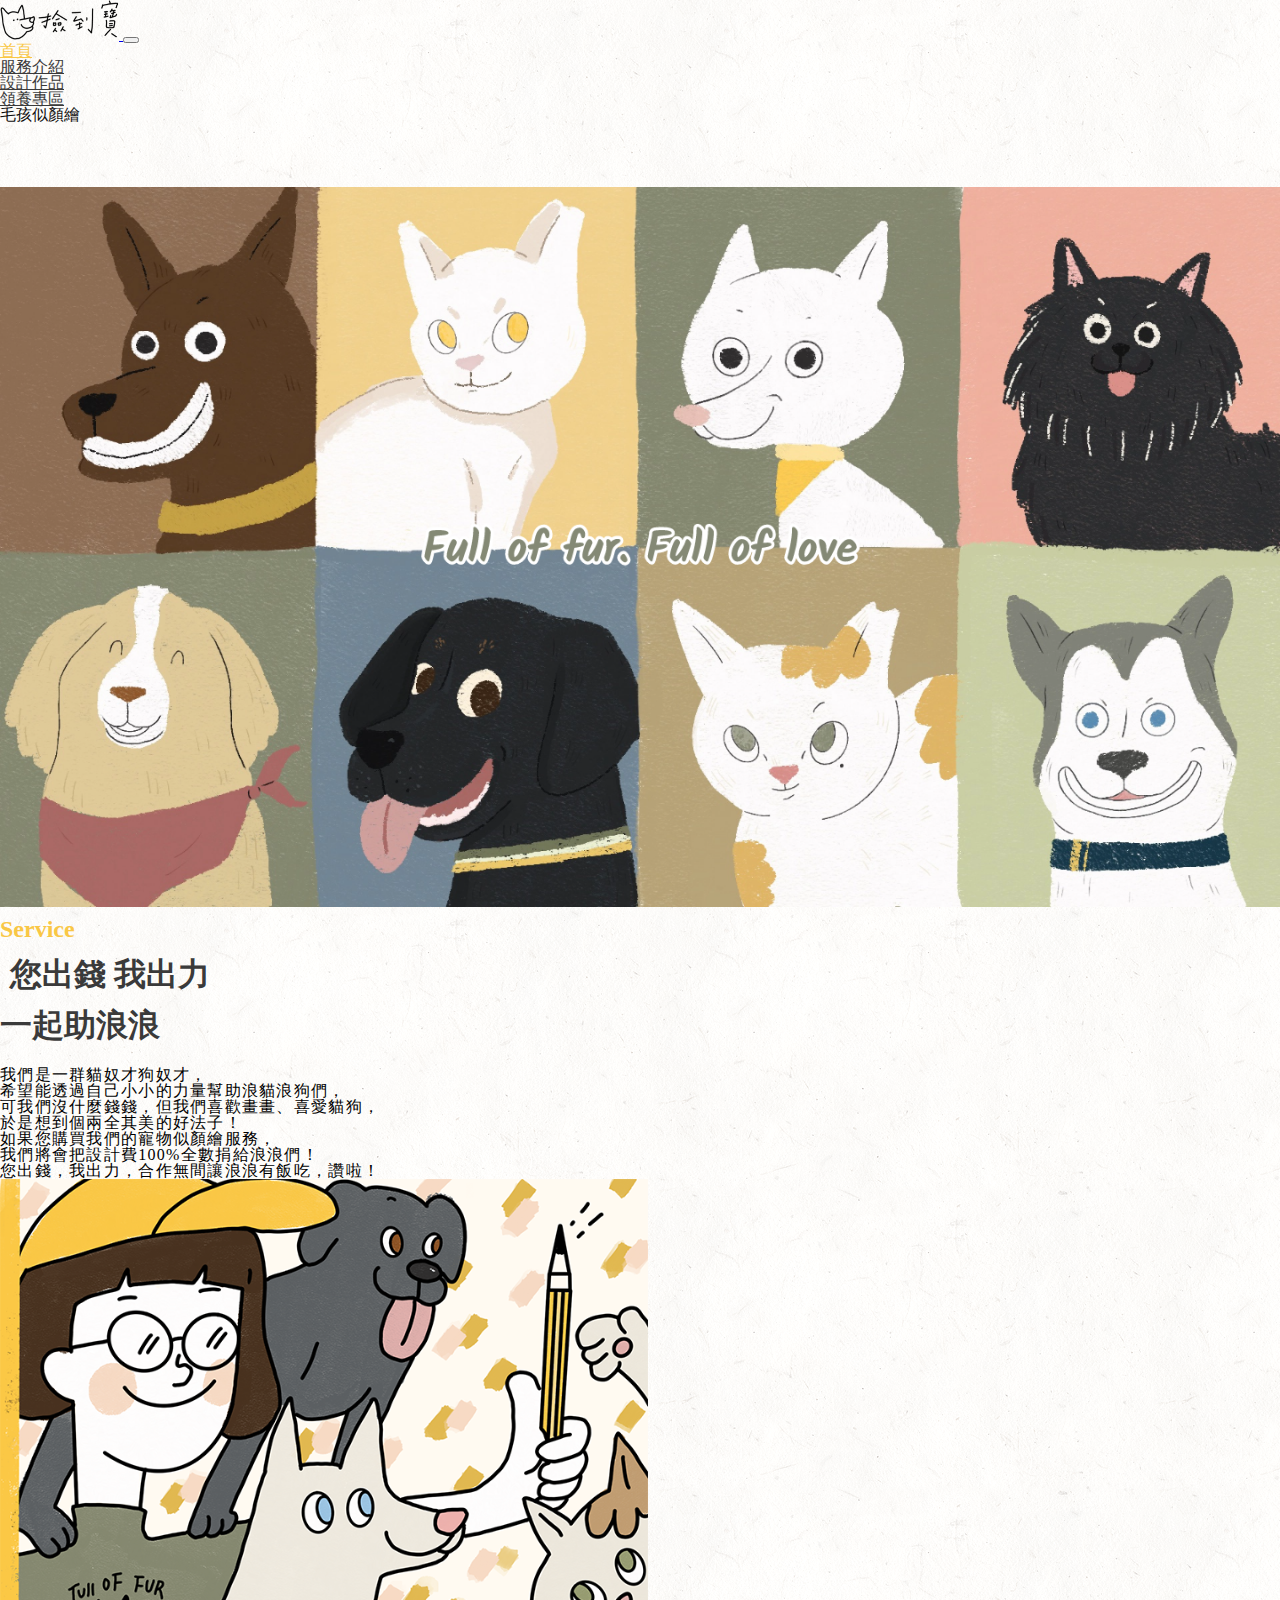
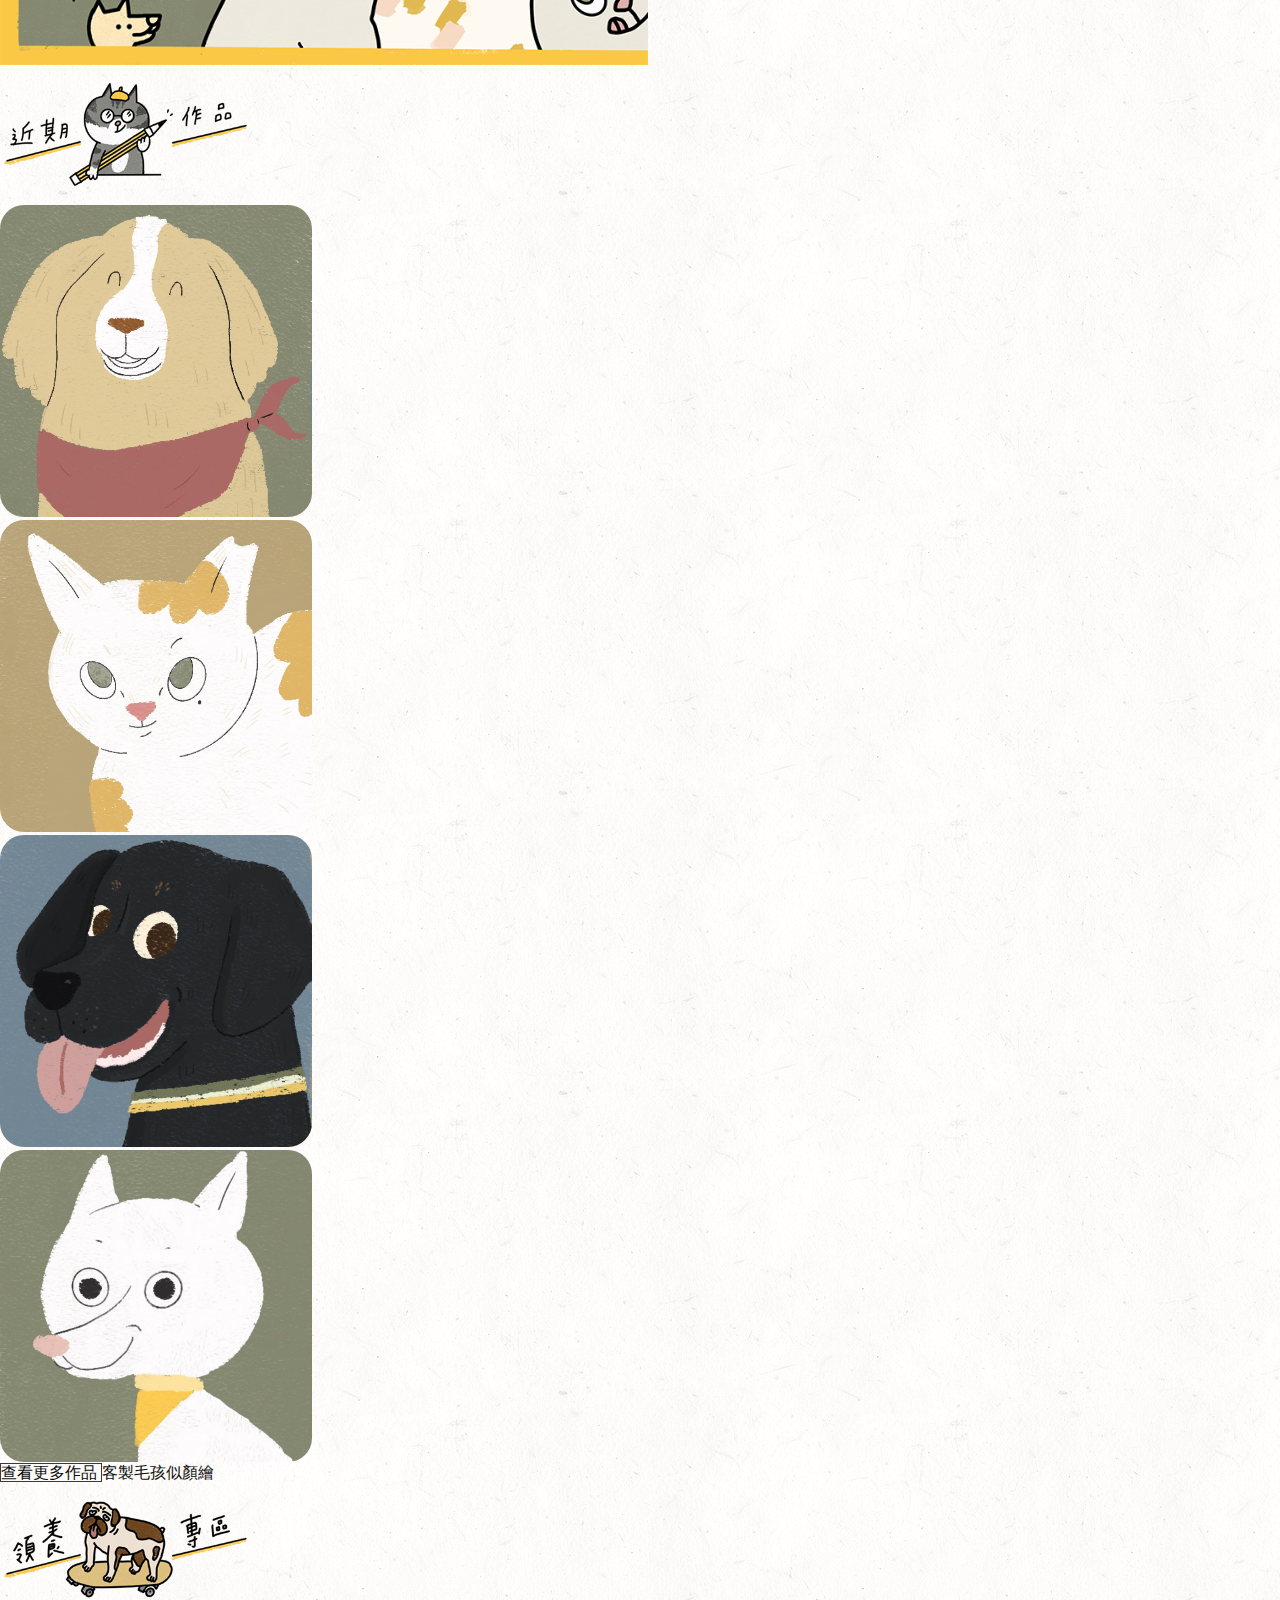
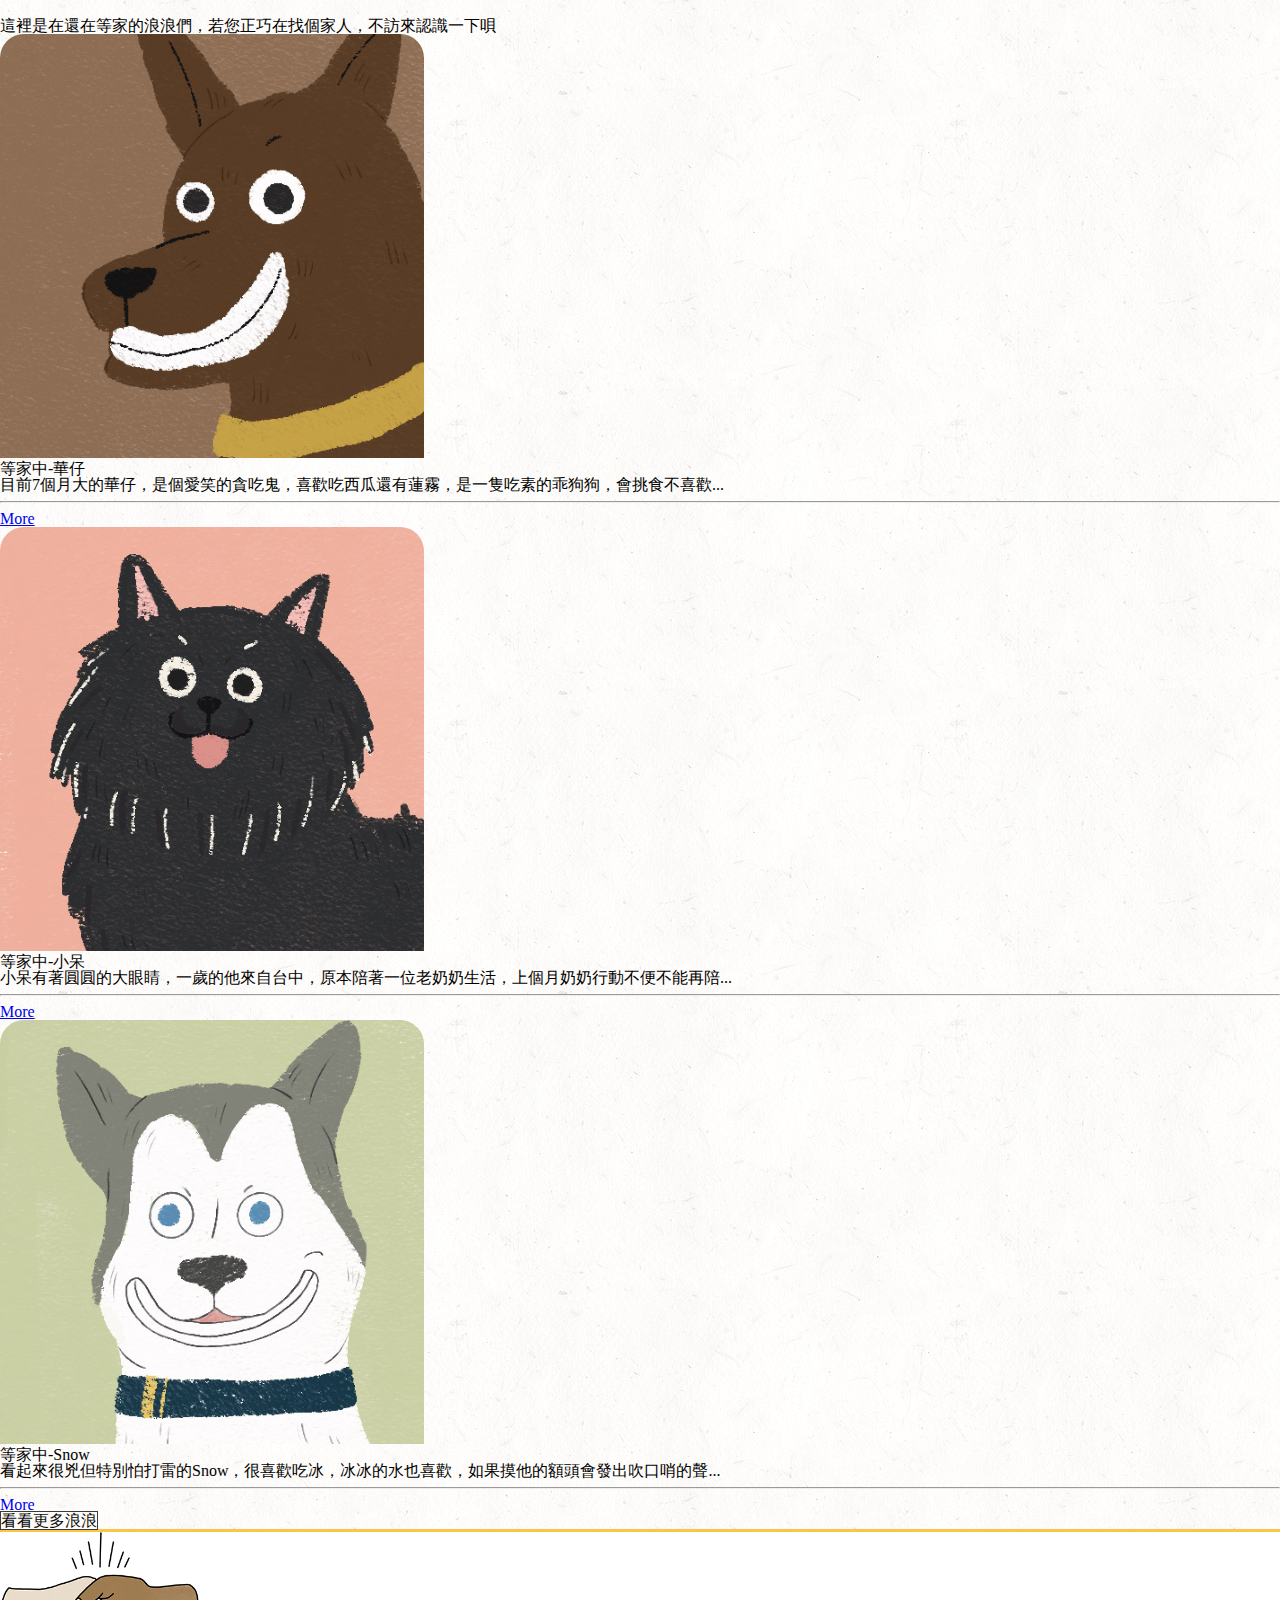
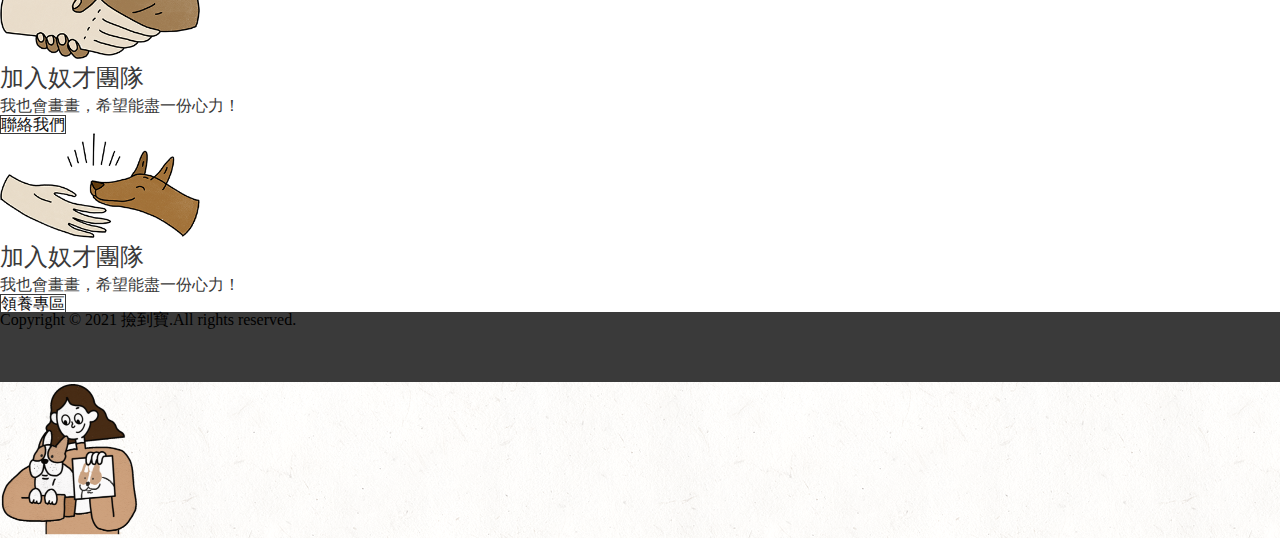
<file: index.html>
<!DOCTYPE html>
<html lang="en">
<head>
    <meta charset="UTF-8">
    <meta http-equiv="X-UA-Compatible" content="IE=edge">
    <meta name="viewport" content="width=device-width, initial-scale=1.0">
    <meta name="description" content="我們是一群貓奴才狗奴才， 希望能透過自己小小的力量幫助浪貓浪狗們， 可我們沒什麼錢錢，但我們喜歡畫畫、喜愛貓狗， 於是想到個兩全其美的好法子！ 如果您購買我們的寵物似顏繪服務， 我們將會把設計費100%全數捐給浪浪們！ 您出錢，我出力，合作無間讓浪浪有飯吃，讚啦！">
    <title>撿到寶</title>
    <link href="https://cdn.jsdelivr.net/npm/bootstrap@5.1.1/dist/css/bootstrap.min.css" rel="stylesheet" integrity="sha384-F3w7mX95PdgyTmZZMECAngseQB83DfGTowi0iMjiWaeVhAn4FJkqJByhZMI3AhiU" crossorigin="anonymous">
    <link rel="stylesheet" href="css/reset.css">
    <link rel="stylesheet" href="css/style.css">
</head>
<body style="background: url(img/lightpaperfibers.png);">
    <!-- 導覽列 -->
    <div class="container">
        <div class="row">  
          <nav class="navbar navbar-expand-md navbar-light fixed-top bg-white">
          <div class="container-fluid">
            <a class="navbar-brand" href="index.html">
              <img src="img/logo.png" alt="" class="d-inline-block align-text-top"> 
            </a>
            <button class="navbar-toggler" type="button" data-bs-toggle="collapse" data-bs-target="#navbarCollapse" aria-controls="navbarCollapse" aria-expanded="false" aria-label="Toggle navigation">
              <span class="navbar-toggler-icon"></span>
            </button>
            <div class="collapse navbar-collapse" id="navbarCollapse">
              <ul class="navbar-nav mr-auto me-auto mb-2 mb-md-0">
              </ul>
              <ul class="navbar-nav mr-auto  mb-2 mb-md-0">
                <li class="nav-item"><a href="index.html" class=" box-item nav-link" aria-current="page" style="color:#F9C745; width: 70px; padding-top: 14px; padding-right: 20px;">首頁</a></li>
                <li class="nav-item text-dark"><a href="introduce.html" class="box-item nav-link"   style=" width: 100px; padding-top: 14px;">服務介紹</a></li>
                <li class="nav-item text-dark"><a href="designWork.html" class="box-item nav-link " style="width: 100px; padding-top: 14px;">設計作品</a></li>
                <li class="nav-item text-dark"><a href="adoption.html" class="box-item nav-link " style="width: 100px; padding-top: 14px;">領養專區</a></li>
            
              
                <a href="contact.html"  class=" btn btn-shadow btn-warning me-3 rounded-pill text-dark2 m-auto"  style="text-decoration: none; color:rgb(14, 13, 13); ">
                    毛孩似顏繪
                </a>
             
              </li>
              </ul>
            </div>
          </div>
        </nav>
        </div>
      </div>
    <div class="banner">
        <br><br><br><br>
        ​<picture>
            <source srcset="img/home.png"  media="(min-width: 767px)" >
            <source srcset="img/home_mobile.png"  media="(min-width: 300px)" >
            <img src="img/home.png" class="img-fluid mb-5" style="width: 100%;" alt="瀏覽器不支援此圖片">
        </picture>
    </div>
    <!-- service -->
    <div class="row featurette px-4 py-2 align-middle">
        <div class="col-md-6 order-md-2">
            <p class="title1 fst-italic mt-5 text-center text-md-start">Service</p>
            <div class="row text-start">
                <div class=" col-md-4 px-0 text-md-start text-center">
                    <p class="title2" style="padding-left: 10px;">您出錢 我出力</p>
                </div>
                <div class=" col-md-3 px-0">
                    <p class="title2 text-md-start text-center">一起助浪浪</p>
                </div>
            </div>
            <p class="lead lh-lg mb-2"><br>我們是一群貓奴才狗奴才，<br> 希望能透過自己小小的力量幫助浪貓浪狗們，<br> 可我們沒什麼錢錢，但我們喜歡畫畫、喜愛貓狗，<br> 於是想到個兩全其美的好法子！<br> 如果您購買我們的寵物似顏繪服務，<br> 我們將會把設計費100%全數捐給浪浪們！<br> 您出錢，我出力，合作無間讓浪浪有飯吃，讚啦！</p>
        </div>
        <div class="col-md-6 order-md-1 text-end">
            <img class="img-fluid " src="img/home01.png" alt="" style="width: 648px;">
    
        </div>
    </div>
    <!-- 近期作品 -->
    <div class="container">
        <img src="img/title01.png" class="rounded mx-auto d-block py-5"alt="" style="width: 250px;">
        <div class="work row featurette py-2 align-middle ">
            <h1></h1>
            <div class="col-6 col-md-3 mb-4">
                <img class="img-fluid "src="img/dog05.png" alt="" style="border-radius: 24px;">
            </div>
            <div class="col-6 col-md-3 mb-4">
                <img class="img-fluid "src="img/dog07.png" alt="" style="border-radius: 24px;">
            </div>
            <div class="col-6 col-md-3 mb-4">
                <img class="img-fluid "src="img/dog06@2x.png" alt="" style="width: 312px; border-radius: 24px;">
            </div>
            <div class="col-6 col-md-3 mb-4">
                <img class="img-fluid "src="img/Michael@2x.png" alt="" style="width: 312px; border-radius: 24px;">
            </div>
        </div>
        <div class="text-center">
            <div class="d-grid gap-2 d-md-block mx-auto mb-5" >
                <a href="designWork.html"  class="btn btn-contact btn-outline-secondary border-1 rounded-pill mx-3 px-5"  style="text-decoration: none; color:rgb(14, 13, 13); ">
                    查看更多作品
                </a>
                <a href="contact.html"  class="btn btn-shadow btn-warning  rounded-pill text-dark2 mx-3 d-none d-md-inline px-5"  style="text-decoration: none; color:rgb(14, 13, 13); ">
                    客製毛孩似顏繪
                </a>
            </div>
        </div>
    </div>
    
    <!-- 領養專區 -->
    <img src="img/title02.png" class="rounded mx-auto d-block py-2"alt="" style="width: 250px;">
    <p class="text-center mb-5 px-4" style="size: 16px;">這裡是在還在等家的浪浪們，若您正巧在找個家人，不訪來認識一下唄</p>
    <div class="container">
        <div class="row row-cols-1 row-cols-md-3 g-4 mb-3">
            <div class="col" >
              <div class="card h-100 shadow-sm " style="border-radius: 24px;">
                <img src="img/dog01.png" onmouseover="this.src='img/dog01-hover-1.png'" onmouseout="this.src='img/dog01.png';" class="card-img-top " alt="..." style="border-radius: 24px 24px 0px 0px ;">
                <div class="card-body">
                  <h5 class="card-title fw-bold px-1">等家中-華仔</h5>
                  <p class="card-text lh-sm px-1">目前7個月大的華仔，是個愛笑的貪吃鬼，喜歡吃西瓜還有蓮霧，是一隻吃素的乖狗狗，會挑食不喜歡...</p>
                  <hr>
                  <div class="more text-center">
                    <a class="more text-dark fw-bold fst-italic  text-decoration-none" href="#">More</a>
                  </div>
                </div>
              </div>
            </div>
            <div class="col">
              <div class="card h-100 shadow-sm" style="border-radius: 24px;">
                <img src="img/04.png" onmouseover="this.src='img/dog01-hover.png'" onmouseout="this.src='img/04.png';" class="card-img-top" alt="..." style="border-radius: 24px 24px 0px 0px ;">
                <div class="card-body">
                  <h5 class="card-title fw-bold px-1">等家中-小呆</h5>
                  <p class="card-text lh-sm px-1">小呆有著圓圓的大眼睛，一歲的他來自台中，原本陪著一位老奶奶生活，上個月奶奶行動不便不能再陪...</p>
                  <hr>
                  <div class="more text-center">
                    <a class="more text-dark fw-bold fst-italic  text-decoration-none" href="#">More</a>
                  </div>
                </div>                
              </div>
            </div>
            <div class="col">
              <div class="card h-100 shadow-sm" style="border-radius: 24px;">
                <img src="img/08.png" onmouseover="this.src='img/dog01-hover-2.png'" onmouseout="this.src='img/08.png';" class="card-img-top" alt="..." style="border-radius: 24px 24px 0px 0px ;">
                <div class="card-body">
                  <h5 class="card-title fw-bold px-1">等家中-Snow</h5>
                  <p class="card-text lh-sm px-1">看起來很兇但特別怕打雷的Snow，很喜歡吃冰，冰冰的水也喜歡，如果摸他的額頭會發出吹口哨的聲...</p>
                  <hr>
                  <div class=" text-center">
                    <a href="more_Snow.html" class="more text-dark fw-bold fst-italic text-decoration-none" >More</a>
                  </div>
                </div>
              </div>
            </div>
        </div>
    </div>
    <div class="text-center">
        <div class="d-grid gap-2 d-md-block mx-auto my-5">
            <a href="adoption.html"  class="btn btn-contact btn-outline-secondary border-1 rounded-pill mx-5 px-5"  style="text-decoration: none; color:rgb(14, 13, 13); ">
                看看更多浪浪
            </a>
           
        </div>
    </div>
    
    <!-- 加入我們 -->
    <div class="row align-items-md-stretch p-5" style="width: auto; background-color: #FFFFFF; border-top: 3px  solid #F9C745;">
        <div class="col-md-6">
            <div class="row">
                <div class="col-md-3">
                </div>
              <div class="col-md-4 text-center mb-md-0 mb-3">
                  <img class=""src="img/link01.png" alt="" >
              </div>
              <div class="col-md-5 mb-5">
                  <h2 class="text-center text-md-start" style="text-align: left; font: normal normal normal 24px/33px Noto Sans; color: #3A3A3A;">加入奴才團隊</h2>
                  <p class="mb-3 text-center text-md-start" style="text-align:left; font: normal normal normal 16px/22px Noto Sans;color: #3A3A3A;">我也會畫畫，希望能盡一份心力！</p>
                  <div class="text-center text-md-start">
                    <a href="contact.html"  class="btn btn-contact btn-outline-secondary rounded-pill px-5"  style="text-decoration: none; color:rgb(14, 13, 13); ">
                        聯絡我們
                    </a>
                  </div>
              </div>
            </div>
        </div>
        <div class="col-md-6">
            <div class="row">
              <div class="col-md-4 text-center mb-md-0 mb-3">
                  <img class=""src="img/link02.png" alt="">
              </div>
              <div class="col-md-5 mb-5 ">
                <h2 class="text-center text-md-start" style="text-align: left; font: normal normal normal 24px/33px Noto Sans; color: #3A3A3A;">加入奴才團隊</h2>
                <p class="mb-3 text-center text-md-start "style="text-align:left; font: normal normal normal 16px/22px Noto Sans;color: #3A3A3A;">我也會畫畫，希望能盡一份心力！</p>
                <div class="text-center text-md-start">
                    <a href="adoption.html"  class="btn btn-contact btn-outline-secondary rounded-pill px-5"  style="text-decoration: none; color:rgb(14, 13, 13); ">
                        領養專區
                    </a>
                </div>
              </div>
            </div>
        </div>
    </div>
    
    <!-- 版權聲明 -->
    <div class="footer1" style="width: 100%; background-color: #3A3A3A; ">
        <p class="text-white text-center p-4 " style="height: 70px;">Copyright © 2021 撿到寶.All rights reserved.</p>
    </div>

    <div class="fixed-bottom text-end px-5 d-none d-md-inline">
        <a href="contact.html"><img src="img/btn.png " alt="" onmouseover="this.src='img/btn2.png'" onmouseout="this.src='img/btn.png';"></a>
    </div>
    <script src="https://cdn.jsdelivr.net/npm/bootstrap@5.0.2/dist/js/bootstrap.bundle.min.js" integrity="sha384-MrcW6ZMFYlzcLA8Nl+NtUVF0sA7MsXsP1UyJoMp4YLEuNSfAP+JcXn/tWtIaxVXM" crossorigin="anonymous"></script>
</body>

</html>
</file>
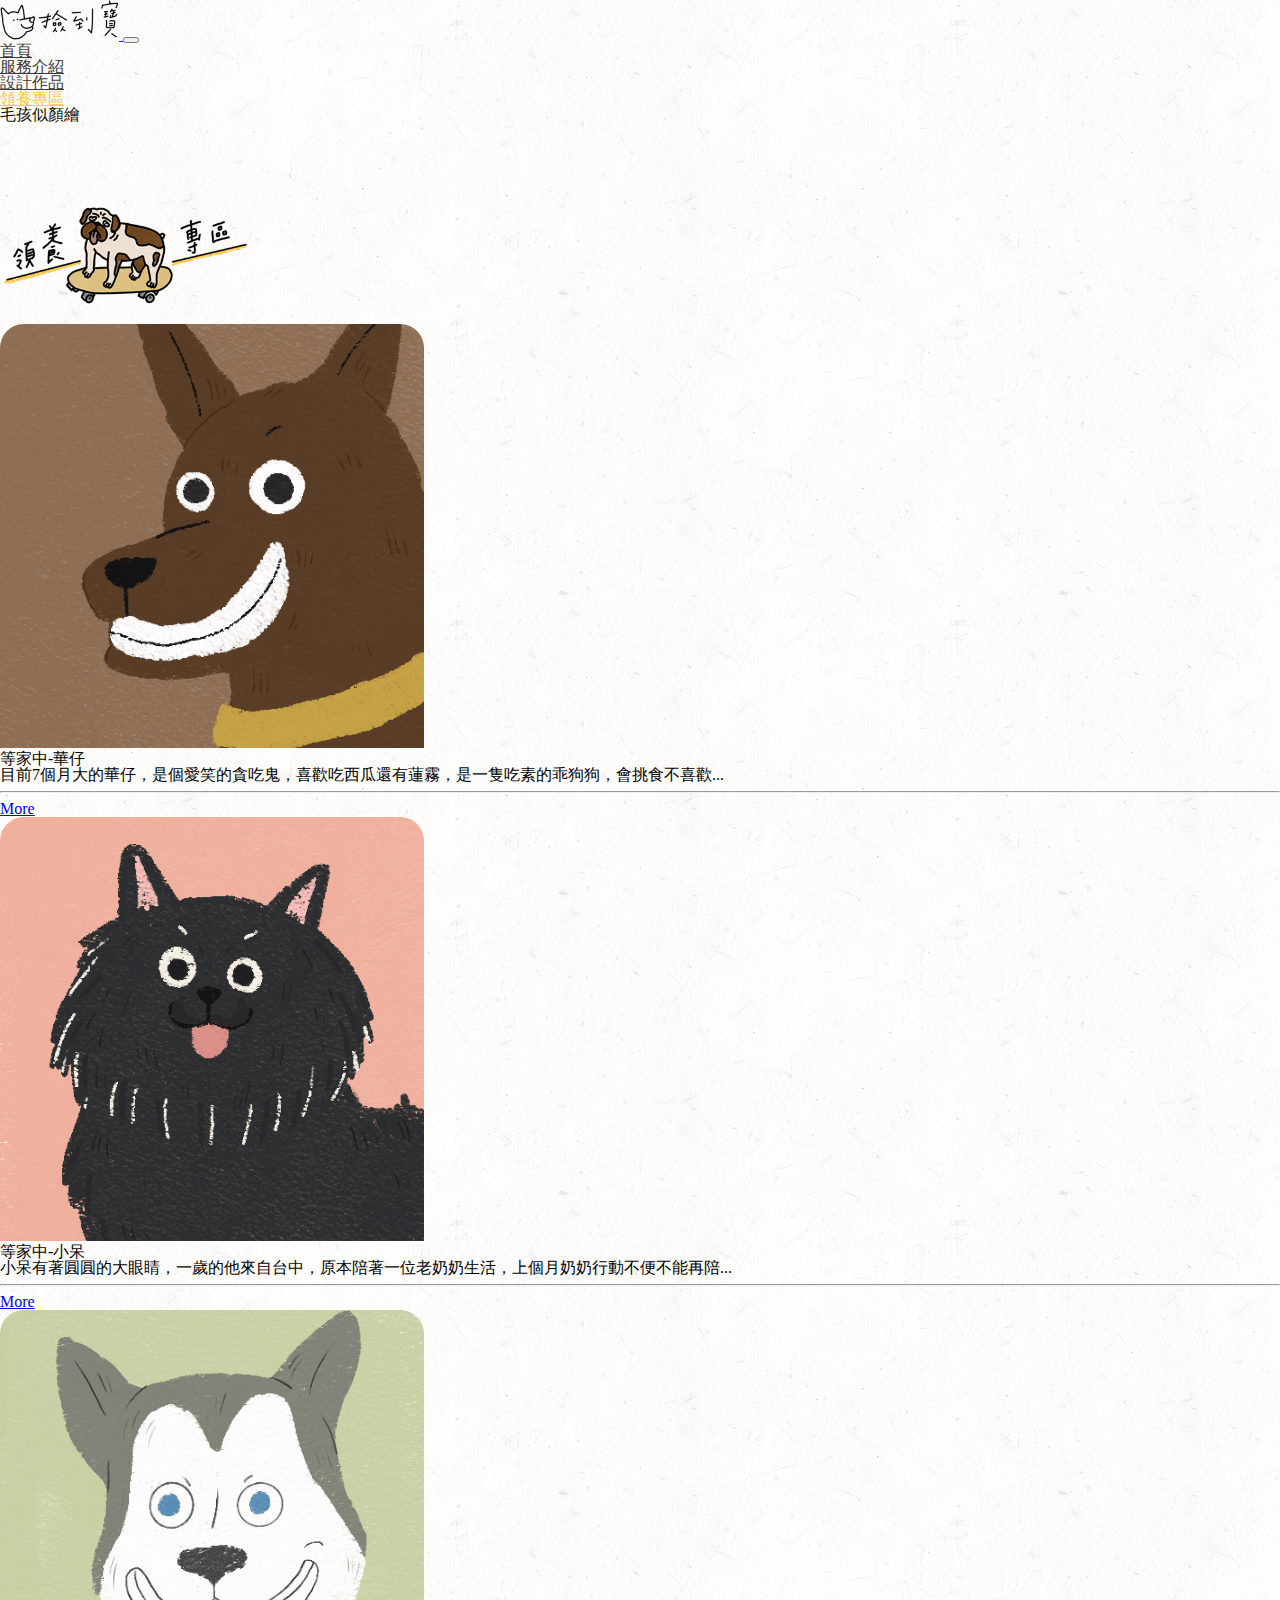
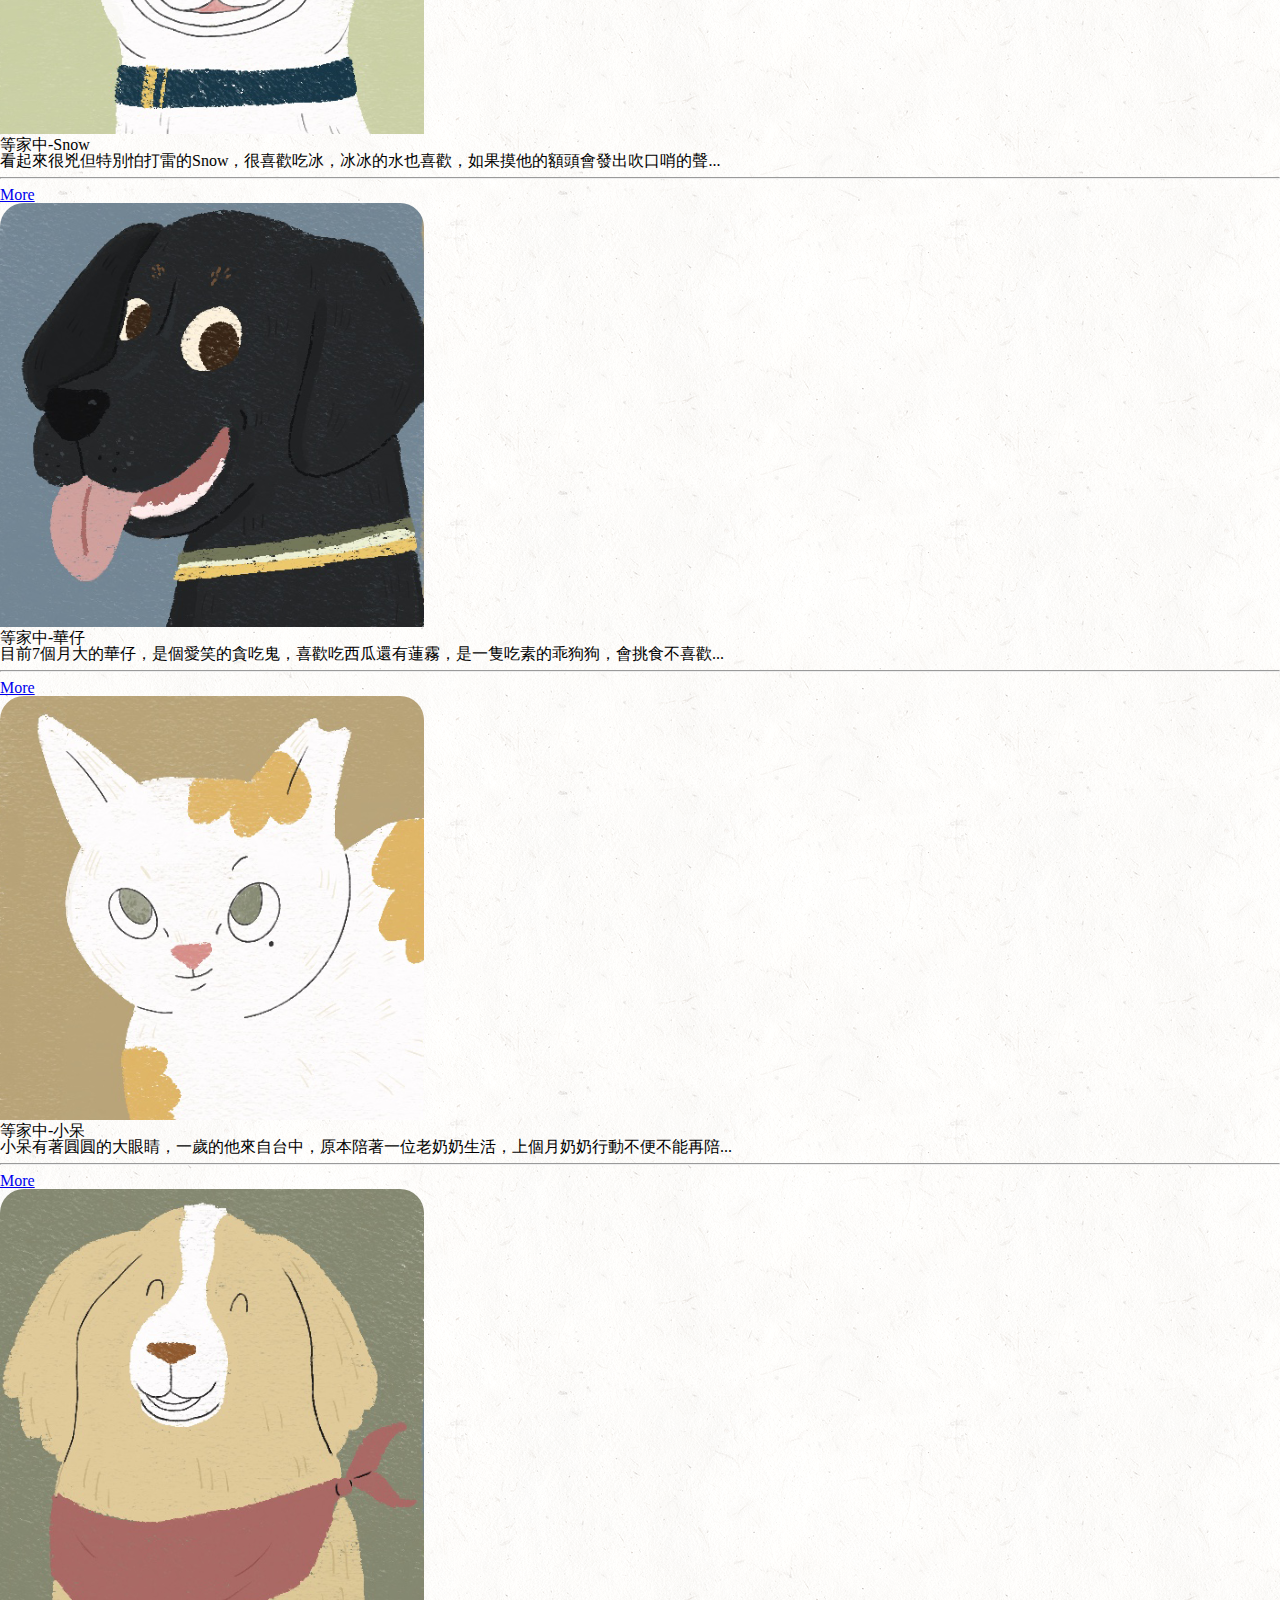
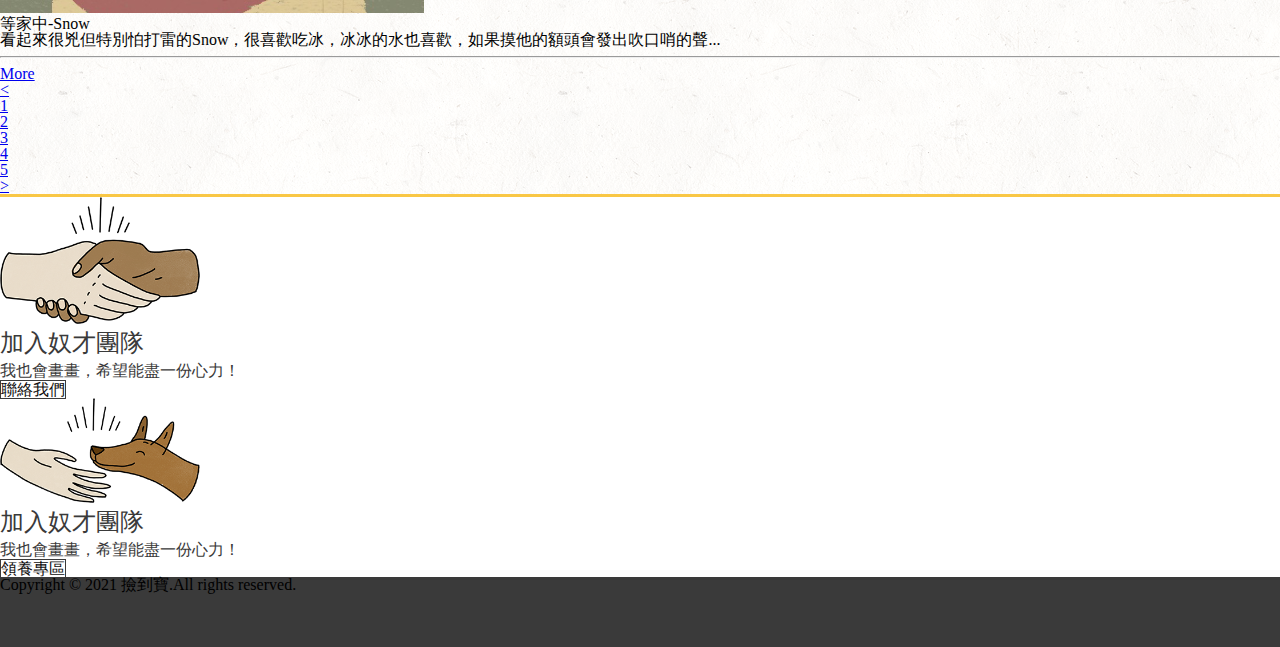
<file: adoption.html>
<!DOCTYPE html>
<html lang="en">
<head>
    <meta charset="UTF-8">
    <meta http-equiv="X-UA-Compatible" content="IE=edge">
    <meta name="viewport" content="width=device-width, initial-scale=1.0">
    <title>撿到寶</title>
    <link href="https://cdn.jsdelivr.net/npm/bootstrap@5.1.1/dist/css/bootstrap.min.css" rel="stylesheet" integrity="sha384-F3w7mX95PdgyTmZZMECAngseQB83DfGTowi0iMjiWaeVhAn4FJkqJByhZMI3AhiU" crossorigin="anonymous">
    <link rel="stylesheet" href="css/reset.css">
    <link rel="stylesheet" href="css/style.css">
</head>
<body style="background: url(img/lightpaperfibers.png);">
    <!-- 導覽列 -->
    <div class="container">
        <div class="row">  
          <nav class="navbar navbar-expand-md navbar-light fixed-top bg-white">
          <div class="container-fluid">
            <a class="navbar-brand" href="index.html">
              <img src="img/logo.png" alt="" class="d-inline-block align-text-top"> 
            </a>
            <button class="navbar-toggler" type="button" data-bs-toggle="collapse" data-bs-target="#navbarCollapse" aria-controls="navbarCollapse" aria-expanded="false" aria-label="Toggle navigation">
              <span class="navbar-toggler-icon"></span>
            </button>
            <div class="collapse navbar-collapse" id="navbarCollapse">
              <ul class="navbar-nav mr-auto me-auto mb-2 mb-md-0">
              </ul>
              <ul class="navbar-nav mr-auto  mb-2 mb-md-0">
                <li class="nav-item"><a href="index.html" class=" box-item nav-link" aria-current="page" style="width: 70px; padding-top: 14px; padding-right: 20px;">首頁</a></li>
                <li class="nav-item text-dark"><a href="introduce.html" class="box-item nav-link"   style="width: 100px; padding-top: 14px;">服務介紹</a></li>
                <li class="nav-item text-dark"><a href="designWork.html" class="box-item nav-link " style="width: 100px; padding-top: 14px;">設計作品</a></li>
                <li class="nav-item text-dark"><a href="adoption.html" class="box-item nav-link " style="color:#F9C745; width: 100px; padding-top: 14px;">領養專區</a></li>
            
              
                <a href="contact.html"  class=" btn btn-shadow btn-warning me-3 rounded-pill text-dark2 m-auto"  style="text-decoration: none; color:rgb(14, 13, 13); ">
                    毛孩似顏繪
                </a>
             
              </li>
              </ul>
            </div>
          </div>
        </nav>
        </div>
      </div>
    <!-- 領養專區 -->
    <br><br><br><br>
    
    <img src="img/title02.png" class="rounded mx-auto d-block py-5"alt="" style="width: 250px;">
    <div class="container">
        <div class="row row-cols-1 row-cols-md-3 g-4 mb-3">
            <div class="col" >
              <div class="card h-100 shadow-sm " style="border-radius: 24px;">
                <img src="img/dog01.png" onmouseover="this.src='img/dog01-hover-1.png'" onmouseout="this.src='img/dog01.png';" class="card-img-top " alt="..." style="border-radius: 24px 24px 0px 0px ;">
                <div class="card-body">
                  <h5 class="card-title fw-bold px-1">等家中-華仔</h5>
                  <p class="card-text lh-sm px-1">目前7個月大的華仔，是個愛笑的貪吃鬼，喜歡吃西瓜還有蓮霧，是一隻吃素的乖狗狗，會挑食不喜歡...</p>
                  <hr>
                  <div class="more text-center">
                    <a class="more text-dark fw-bold fst-italic  text-decoration-none" href="#">More</a>
                  </div>
                </div>
              </div>
            </div>
            <div class="col">
              <div class="card h-100 shadow-sm" style="border-radius: 24px;">
                <img src="img/04.png" onmouseover="this.src='img/dog01-hover.png'" onmouseout="this.src='img/04.png';" class="card-img-top" alt="..." style="border-radius: 24px 24px 0px 0px ;">
                <div class="card-body">
                  <h5 class="card-title fw-bold px-1">等家中-小呆</h5>
                  <p class="card-text lh-sm px-1">小呆有著圓圓的大眼睛，一歲的他來自台中，原本陪著一位老奶奶生活，上個月奶奶行動不便不能再陪...</p>
                  <hr>
                  <div class="more text-center">
                    <a class="more text-dark fw-bold fst-italic  text-decoration-none" href="#">More</a>
                  </div>
                </div>                
              </div>
            </div>
            <div class="col">
              <div class="card h-100 shadow-sm" style="border-radius: 24px;">
                <img src="img/08.png" onmouseover="this.src='img/dog01-hover-2.png'" onmouseout="this.src='img/08.png';" class="card-img-top" alt="..." style="border-radius: 24px 24px 0px 0px ;">
                <div class="card-body">
                  <h5 class="card-title fw-bold px-1">等家中-Snow</h5>
                  <p class="card-text lh-sm px-1">看起來很兇但特別怕打雷的Snow，很喜歡吃冰，冰冰的水也喜歡，如果摸他的額頭會發出吹口哨的聲...</p>
                  <hr>
                  <div class=" text-center">
                    <a class="more text-dark fw-bold fst-italic text-decoration-none" href="#">More</a>
                  </div>
                </div>
              </div>
            </div>
        </div>
        <div class="row row-cols-1 row-cols-md-3 g-4 mb-3">
            <div class="col" >
              <div class="card h-100 shadow-sm " style="border-radius: 24px;">
                <img src="img/06.png" onmouseover="this.src='img/dog01-hover-1.png'" onmouseout="this.src='img/06.png';" class="card-img-top " alt="..." style="border-radius: 24px 24px 0px 0px ;">
                <div class="card-body">
                  <h5 class="card-title fw-bold px-1">等家中-華仔</h5>
                  <p class="card-text lh-sm px-1">目前7個月大的華仔，是個愛笑的貪吃鬼，喜歡吃西瓜還有蓮霧，是一隻吃素的乖狗狗，會挑食不喜歡...</p>
                  <hr>
                  <div class="more text-center">
                    <a class="more text-dark fw-bold fst-italic  text-decoration-none" href="#">More</a>
                  </div>
                </div>
              </div>
            </div>
            <div class="col">
              <div class="card h-100 shadow-sm" style="border-radius: 24px;">
                <img src="img/07.png" onmouseover="this.src='img/dog01-hover.png'" onmouseout="this.src='img/07.png';" class="card-img-top" alt="..." style="border-radius: 24px 24px 0px 0px ;">
                <div class="card-body">
                  <h5 class="card-title fw-bold px-1">等家中-小呆</h5>
                  <p class="card-text lh-sm px-1">小呆有著圓圓的大眼睛，一歲的他來自台中，原本陪著一位老奶奶生活，上個月奶奶行動不便不能再陪...</p>
                  <hr>
                  <div class="more text-center">
                    <a class="more text-dark fw-bold fst-italic  text-decoration-none" href="#">More</a>
                  </div>
                </div>                
              </div>
            </div>
            <div class="col">
              <div class="card h-100 shadow-sm" style="border-radius: 24px;">
                <img src="img/05.png" onmouseover="this.src='img/dog01-hover-2.png'" onmouseout="this.src='img/05.png';" class="card-img-top" alt="..." style="border-radius: 24px 24px 0px 0px ;">
                <div class="card-body">
                  <h5 class="card-title fw-bold px-1">等家中-Snow</h5>
                  <p class="card-text lh-sm px-1">看起來很兇但特別怕打雷的Snow，很喜歡吃冰，冰冰的水也喜歡，如果摸他的額頭會發出吹口哨的聲...</p>
                  <hr>
                  <div class=" text-center">
                    <a class="more text-dark fw-bold fst-italic text-decoration-none" href="#">More</a>
                  </div>
                </div>
              </div>
            </div>
        </div>
    </div>
    <div class="d-flex justify-content-center my-3 py-5">
        <navcl aria-label="Page navigation example">
            <ul class="pagination woocommerce-pagination">
                <li class="page-item">
                    <a class=" more prev btn btn-link text-decoration-none text-dark fw-bold" href="#"><</a>
                </li> 
                <li class="page-item">
                    <a class="more prev btn btn-link text-decoration-none text-dark fw-bold" href="#">1</a>
                </li> 
                <li class="page-item">
                    <a class=" more prev btn btn-link text-decoration-none text-dark fw-bold" href="#">2</a>
                </li> 
                <li class="page-item">
                    <a class="more prev btn btn-link text-decoration-none text-dark fw-bold" href="#">3</a>
                </li> 
                <li class="page-item">
                    <a class="more prev btn btn-link text-decoration-none text-dark fw-bold" href="#">4</a>
                </li>            
                <li class="page-item">
                    <a class="more prev btn btn-link text-decoration-none text-dark fw-bold" href="#">5</a>
                </li> 
                <li class="page-item">
                    <a class="more prev btn btn-link text-decoration-none text-dark fw-bold" href="#">></a>
                </li> 
                            
            </ul>
        </nav>
    </div>
    <!-- 加入我們 -->
    <div class="row align-items-md-stretch p-5" style="width: auto; background-color: #FFFFFF; border-top: 3px  solid #F9C745;">
        <div class="col-md-6">
            <div class="row">
                <div class="col-md-3">
                </div>
              <div class="col-md-4 text-center mb-md-0 mb-3">
                  <img class=""src="img/link01.png" alt="" >
              </div>
              <div class="col-md-5 mb-5">
                  <h2 class="text-center text-md-start" style="text-align: left; font: normal normal normal 24px/33px Noto Sans; color: #3A3A3A;">加入奴才團隊</h2>
                  <p class="mb-3 text-center text-md-start" style="text-align:left; font: normal normal normal 16px/22px Noto Sans;color: #3A3A3A;">我也會畫畫，希望能盡一份心力！</p>
                  <div class="text-center text-md-start">
                    <a href="contact.html"  class="btn btn-contact btn-outline-secondary rounded-pill px-5"  style="text-decoration: none; color:rgb(14, 13, 13); ">
                        聯絡我們
                    </a>
                  </div>
              </div>
            </div>
        </div>
        <div class="col-md-6">
            <div class="row">
              <div class="col-md-4 text-center mb-md-0 mb-3">
                  <img class=""src="img/link02.png" alt="">
              </div>
              <div class="col-md-5 mb-5 ">
                <h2 class="text-center text-md-start" style="text-align: left; font: normal normal normal 24px/33px Noto Sans; color: #3A3A3A;">加入奴才團隊</h2>
                <p class="mb-3 text-center text-md-start "style="text-align:left; font: normal normal normal 16px/22px Noto Sans;color: #3A3A3A;">我也會畫畫，希望能盡一份心力！</p>
                <div class="text-center text-md-start">
                    <a href="adoption.html"  class="btn btn-contact btn-outline-secondary rounded-pill px-5"  style="text-decoration: none; color:rgb(14, 13, 13); ">
                        領養專區
                    </a>
                </div>
              </div>
            </div>
        </div>
    </div>
    
    <!-- 版權聲明 -->
    <div class="footer1" style="width: 100%; background-color: #3A3A3A; ">
        <p class="text-white text-center p-4" style="height: 70px;">Copyright © 2021 撿到寶.All rights reserved.</p>
    </div>
    <script src="https://cdn.jsdelivr.net/npm/bootstrap@5.0.2/dist/js/bootstrap.bundle.min.js" integrity="sha384-MrcW6ZMFYlzcLA8Nl+NtUVF0sA7MsXsP1UyJoMp4YLEuNSfAP+JcXn/tWtIaxVXM" crossorigin="anonymous"></script>
</body>

</html>
</file>
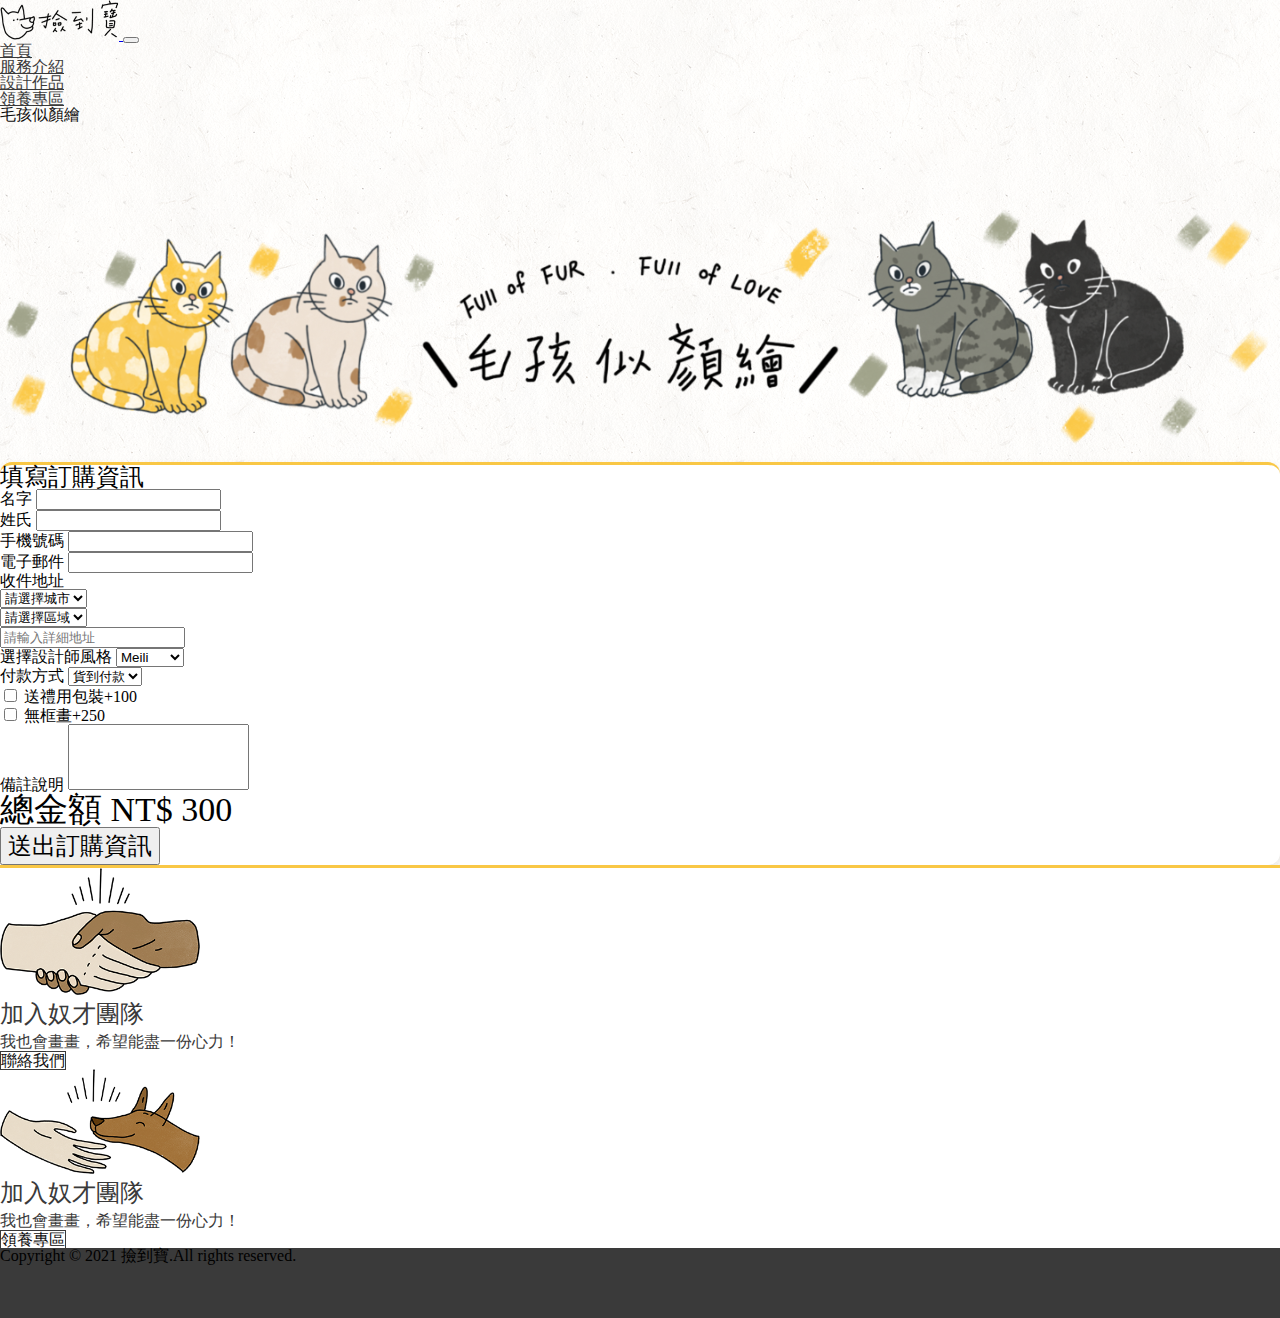
<file: contact.html>
<!DOCTYPE html>
<html lang="en">
<head>
    <meta charset="UTF-8">
    <meta http-equiv="X-UA-Compatible" content="IE=edge">
    <meta name="viewport" content="width=device-width, initial-scale=1.0">
    <title>撿到寶</title>
    <link href="https://cdn.jsdelivr.net/npm/bootstrap@5.1.1/dist/css/bootstrap.min.css" rel="stylesheet" integrity="sha384-F3w7mX95PdgyTmZZMECAngseQB83DfGTowi0iMjiWaeVhAn4FJkqJByhZMI3AhiU" crossorigin="anonymous">
    <link rel="stylesheet" href="css/reset.css">
    <link rel="stylesheet" href="css/style.css">
</head>
<body style="background: url(img/lightpaperfibers.png);">
    <!-- 導覽列 -->
    <div class="container">
        <div class="row">  
          <nav class="navbar navbar-expand-md navbar-light fixed-top bg-white">
          <div class="container-fluid">
            <a class="navbar-brand" href="index.html">
              <img src="img/logo.png" alt="" class="d-inline-block align-text-top"> 
            </a>
            <button class="navbar-toggler" type="button" data-bs-toggle="collapse" data-bs-target="#navbarCollapse" aria-controls="navbarCollapse" aria-expanded="false" aria-label="Toggle navigation">
              <span class="navbar-toggler-icon"></span>
            </button>
            <div class="collapse navbar-collapse" id="navbarCollapse">
              <ul class="navbar-nav mr-auto me-auto mb-2 mb-md-0">
              </ul>
              <ul class="navbar-nav mr-auto  mb-2 mb-md-0">
                <li class="nav-item"><a href="index.html" class=" box-item nav-link" aria-current="page" style="width: 70px; padding-top: 14px; padding-right: 20px;">首頁</a></li>
                <li class="nav-item text-dark"><a href="introduce.html" class="box-item nav-link"   style="width: 100px; padding-top: 14px;">服務介紹</a></li>
                <li class="nav-item text-dark"><a href="designWork.html" class="box-item nav-link " style="width: 100px; padding-top: 14px;">設計作品</a></li>
                <li class="nav-item text-dark"><a href="adoption.html" class="box-item nav-link " style="width: 100px; padding-top: 14px;">領養專區</a></li>
            
              
                <a href="contact.html"  class=" btn btn-shadow btn-warning me-3 rounded-pill text-dark2 m-auto"  style="text-decoration: none; color:rgb(14, 13, 13); ">
                    毛孩似顏繪
                </a>
             
              </li>
              </ul>
            </div>
          </div>
        </nav>
        </div>
      </div>
    <div class="banner">
        <br><br><br><br><br>
        ​<picture>
            <source srcset="img/banner.png"  media="(min-width: 767px)" >
            <source srcset="img/banner_service-sm.png"  media="(min-width: 300px)" >
            <img src="img/banner.png" class="img-fluid mb-5" style="width: 100%;" alt="瀏覽器不支援此圖片">
        </picture>
    </div>
<!-- 填寫訂購資訊 -->
<div class="row justify-content-center ">
    <div class="formbox col-11 col-md-7 mx-5 mb-5" style="background-color: #FFFFFF; box-shadow: 0px 4px 8px #0000001A; border-radius: 12px; border-top: 3px  solid #F9C745;">
        <h1 class="py-5 fw-bold text-center" style="font-size: 24px ;">填寫訂購資訊</h1>
        <form class="row g-3 p-3">
            <div class="col-md-6">
              <label for="inputEmail4" class="form-label">名字</label>
              <input type="text" class="form-control" id="firstname">
            </div>
            <div class="col-md-6">
              <label for="inputPassword4" class="form-label">姓氏</label>
              <input type="text" class="form-control" id="lastname">
            </div>
            <div class="col-12">
              <label for="inputAddress" class="form-label">手機號碼</label>
              <input type="text" class="form-control" id="phonenumber" >
            </div>
            <div class="col-12">
              <label for="inputAddress2" class="form-label">電子郵件</label>
              <input type="text" class="form-control" id="mail">
            </div>
            <div class="col-12">
                <label  for="receive" class="form-label">收件地址</label>
            </div>
            <div class="col-md-6">
                <select id="city" class="form-select">
                    <option selected>請選擇城市</option>
                    <option>高雄市</option>
                    <option>台南市</option>
                    <option>台北市</option>
                    <option>...</option>
                  </select>
            </div>
            <div class="col-md-6">
                <select id="place" class="form-select">
                    <option selected>請選擇區域</option>
                    <option>三民區</option>
                    <option>鼓山區</option>
                    <option>...</option>
                </select>
            </div>
            <div class="col-12">
                <input type="text" class="form-control" id="phonenumber" placeholder="請輸入詳細地址">
            </div>
            <div class="col-12">
                <label for="designer" class="form-label">選擇設計師風格</label>
                <select id="designer" class="form-select">
                    <option selected>Meili</option>
                    <option>Zoe</option>
                    <option>Michael</option>
                    <option>Birdy</option>
                </select>
            </div>
            <div class="col-12">
                <label for="payment" class="form-label">付款方式</label>
                <select id="method" class="form-select">
                    <option selected>貨到付款</option>
                    <option>信用卡</option>
                    <option>...</option>
                </select>
            </div>
            
            <div class="col-12">
                <div class="form-check-inline">
                    <input class="form-check-input" type="checkbox" value="" id="flexCheckDefault">
                    <label class="form-check-label" for="flexCheckDefault">
                        送禮用包裝+100
                    </label>
                </div>
                <div class="form-check-inline">
                    <input class="form-check-input" type="checkbox" value="" id="flexCheckChecked" >
                    <label class="form-check-label" for="flexCheckChecked">
                        無框畫+250
                    </label>
                </div>
            </div>
            <div class="col-12">
                <label for="payment" class="form-label">備註說明</label>
                <textarea class="form-control" id="exampleFormControlTextarea1" rows="4" style="resize:none;"></textarea>
            </div>
            <h1 class=" fw-bold text-center py-3 " style="font-size: 34px ;">總金額 NT$ 300</h1>
            <div class="col-12 text-center">
              <button type="submit" class="btn btn-shadow btn-warning me-3 rounded-pill text-dark2 m-auto px-5 mb-4" style="font-size: 24px;">送出訂購資訊</button>
            </div>
          </form>
    </div>
</div>
<!-- 加入我們 -->
<div class="row align-items-md-stretch p-5" style="width: auto; background-color: #FFFFFF; border-top: 3px  solid #F9C745;">
    <div class="col-md-6">
        <div class="row">
            <div class="col-md-3">
            </div>
          <div class="col-md-4 text-center mb-md-0 mb-3">
              <img class=""src="img/link01.png" alt="" >
          </div>
          <div class="col-md-5 mb-5">
              <h2 class="text-center text-md-start" style="text-align: left; font: normal normal normal 24px/33px Noto Sans; color: #3A3A3A;">加入奴才團隊</h2>
              <p class="mb-3 text-center text-md-start" style="text-align:left; font: normal normal normal 16px/22px Noto Sans;color: #3A3A3A;">我也會畫畫，希望能盡一份心力！</p>
              <div class="text-center text-md-start">
                <a href="contact.html"  class="btn btn-contact btn-outline-secondary rounded-pill px-5"  style="text-decoration: none; color:rgb(14, 13, 13); ">
                    聯絡我們
                </a>
              </div>
          </div>
        </div>
    </div>
    <div class="col-md-6">
        <div class="row">
          <div class="col-md-4 text-center mb-md-0 mb-3">
              <img class=""src="img/link02.png" alt="">
          </div>
          <div class="col-md-5 mb-5 ">
            <h2 class="text-center text-md-start" style="text-align: left; font: normal normal normal 24px/33px Noto Sans; color: #3A3A3A;">加入奴才團隊</h2>
            <p class="mb-3 text-center text-md-start "style="text-align:left; font: normal normal normal 16px/22px Noto Sans;color: #3A3A3A;">我也會畫畫，希望能盡一份心力！</p>
            <div class="text-center text-md-start">
                <a href="adoption.html"  class="btn btn-contact btn-outline-secondary rounded-pill px-5"  style="text-decoration: none; color:rgb(14, 13, 13); ">
                    領養專區
                </a>
            </div>
          </div>
        </div>
    </div>
</div>

<!-- 版權聲明 -->
<div class="footer1" style="width: 100%; background-color: #3A3A3A; ">
    <p class="text-white text-center p-4" style="height: 70px;">Copyright © 2021 撿到寶.All rights reserved.</p>
</div>
<script src="https://cdn.jsdelivr.net/npm/bootstrap@5.0.2/dist/js/bootstrap.bundle.min.js" integrity="sha384-MrcW6ZMFYlzcLA8Nl+NtUVF0sA7MsXsP1UyJoMp4YLEuNSfAP+JcXn/tWtIaxVXM" crossorigin="anonymous"></script>
</body>

</html>
</file>
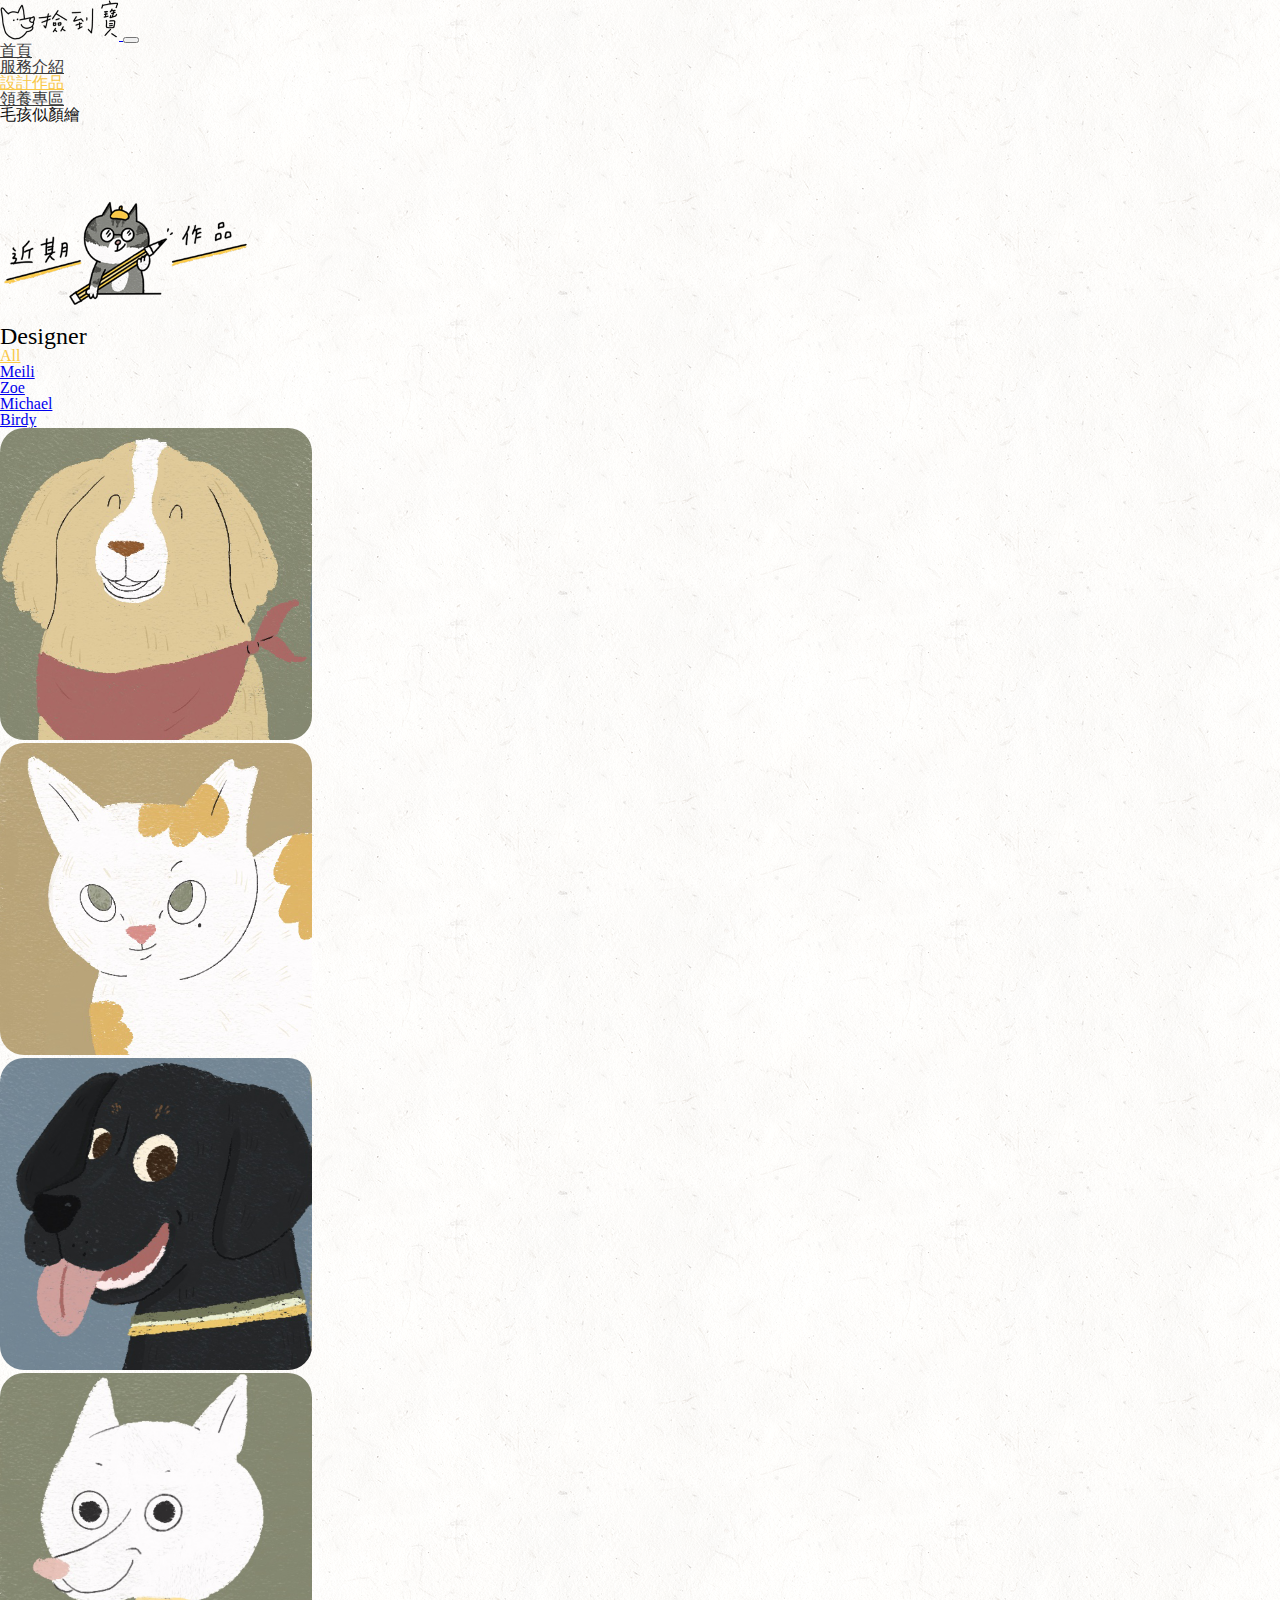
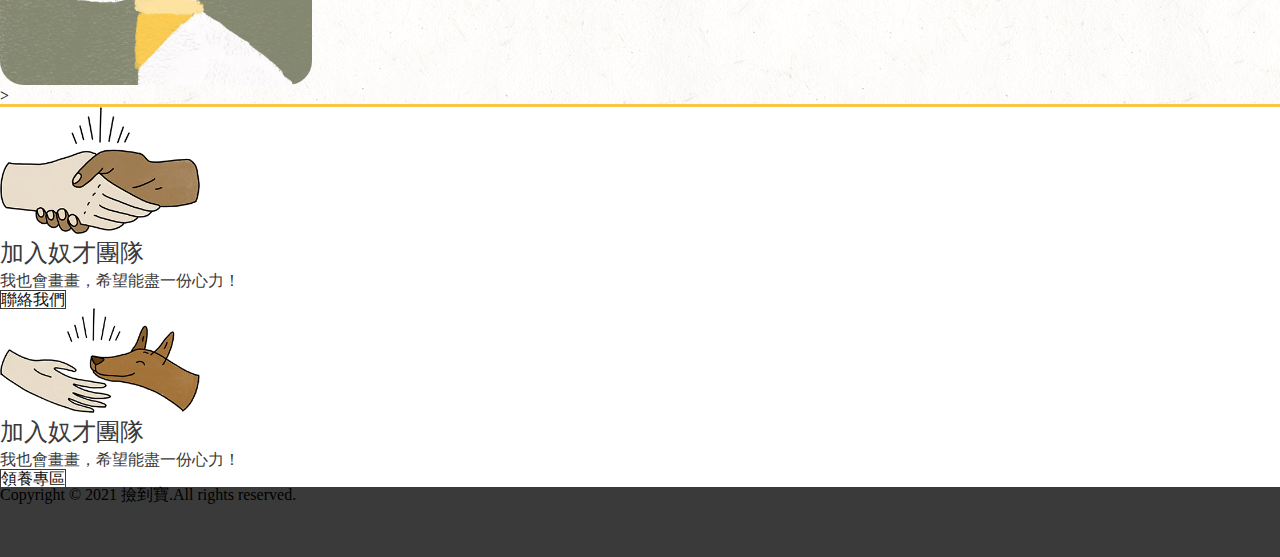
<file: designWork.html>
<!DOCTYPE html>
<html lang="en">
<head>
    <meta charset="UTF-8">
    <meta http-equiv="X-UA-Compatible" content="IE=edge">
    <meta name="viewport" content="width=device-width, initial-scale=1.0">
    <title>撿到寶</title>
    <link rel="icon" href="img/logobar.ico" type="img/logobar.ico" />
    <link href="https://cdn.jsdelivr.net/npm/bootstrap@5.1.1/dist/css/bootstrap.min.css" rel="stylesheet" integrity="sha384-F3w7mX95PdgyTmZZMECAngseQB83DfGTowi0iMjiWaeVhAn4FJkqJByhZMI3AhiU" crossorigin="anonymous">
    <link rel="stylesheet" href="css/reset.css">
    <link rel="stylesheet" href="css/style.css">
</head>
<body style="background: url(img/lightpaperfibers.png);">
    <!-- 導覽列 -->
    <div class="container">
        <div class="row">  
          <nav class="navbar navbar-expand-md navbar-light fixed-top bg-white">
          <div class="container-fluid">
            <a class="navbar-brand" href="index.html">
              <img src="img/logo.png" alt="" class="d-inline-block align-text-top"> 
            </a>
            <button class="navbar-toggler" type="button" data-bs-toggle="collapse" data-bs-target="#navbarCollapse" aria-controls="navbarCollapse" aria-expanded="false" aria-label="Toggle navigation">
              <span class="navbar-toggler-icon"></span>
            </button>
            <div class="collapse navbar-collapse" id="navbarCollapse">
              <ul class="navbar-nav mr-auto me-auto mb-2 mb-md-0">
              </ul>
              <ul class="navbar-nav mr-auto  mb-2 mb-md-0">
                <li class="nav-item"><a href="index.html" class=" box-item nav-link" aria-current="page" style="width: 70px; padding-top: 14px; padding-right: 20px;">首頁</a></li>
                <li class="nav-item text-dark"><a href="introduce.html" class="box-item nav-link"   style="width: 100px; padding-top: 14px;">服務介紹</a></li>
                <li class="nav-item text-dark"><a href="designWork.html" class="box-item nav-link " style="color:#F9C745; width: 100px; padding-top: 14px;">設計作品</a></li>
                <li class="nav-item text-dark"><a href="adoption.html" class="box-item nav-link " style="width: 100px; padding-top: 14px;">領養專區</a></li>
            
              
                <a href="contact.html"  class=" btn btn-shadow btn-warning me-3 rounded-pill text-dark2 m-auto"  style="text-decoration: none; color:rgb(14, 13, 13); ">
                    毛孩似顏繪
                </a>
             
              </li>
              </ul>
            </div>
          </div>
        </nav>
        </div>
      </div>
    <!-- 近期作品 -->
    <br><br><br><br>
    <img src="img/title01.png" class="rounded mx-auto d-block py-5"alt="" style="width: 250px;">
    <div class="work row featurette px-3 py-2 align-middle">
        <div class="col-12 col-md-3 mb-4 text-center text-md-start">
            <div class="work row featurette px-5 py-2 align-middle mx-auto justify-content-center">
                <div class="col-12 col-md-12 mb-4">
                    <h2 class="fw-bold" style="font-size: 24px;">Designer</h2>
                </div>
                <div class="col-2 col-md-12 mb-4 ">
                    <a class = "designer text-decoration-none" href="#" style="color:#F9C745;">All</a>
                </div>
                <div class="col-2 col-md-12 mb-4 ">
                    <a class = " designer text-decoration-none text-dark" href="#">Meili</a>
                </div>
                <div class="col-2 col-md-12 mb-4 ">
                    <a class = " designer text-decoration-none text-dark" href="#">Zoe</a> 
                </div>
                <div class="col-2 col-md-12 mb-4 ">
                    <a class = " designer text-decoration-none text-dark" href="#">Michael</a>
                </div>
                <div class="col-2 col-md-12 mb-4 ">
                    <a class = " designer text-decoration-none text-dark" href="#">Birdy</a>
                </div>               
            </div>
        </div>
        <div class="col-12 col-md-9 mb-4">
            <div class="work row featurette px-2 py-2 align-middle">
                <div class="col-6 col-md-4 mb-4">
                    <img class="aWork img-fluid "src="img/dog05.png" alt="" style="border-radius: 24px;">
                </div>
                <div class="col-6 col-md-4 mb-4">
                    <img class="aWork img-fluid "src="img/dog07.png" alt="" style="border-radius: 24px;">
                </div>
                <div class="col-6 col-md-4 mb-4">
                    <img class="aWork img-fluid "src="img/dog06@2x.png" alt="" style="width: 312px; border-radius: 24px;">
                </div>
                <div class="col-6 col-md-4 mb-4">
                    <img class="aWork img-fluid "src="img/Michael@2x.png" alt="" style="width: 312px; border-radius: 24px;">
                </div>
            </div>
        </div>
    </div>>
    
    <div class="text-center">
        <div class="d-grid gap-2 d-md-block mx-auto mb-5" >
        </div>
    </div>
    <!-- 加入我們 -->
    <div class="row align-items-md-stretch p-5" style="width: auto; background-color: #FFFFFF; border-top: 3px  solid #F9C745;">
        <div class="col-md-6">
            <div class="row">
                <div class="col-md-3">
                </div>
              <div class="col-md-4 text-center mb-md-0 mb-3">
                  <img class=""src="img/link01.png" alt="" >
              </div>
              <div class="col-md-5 mb-5">
                  <h2 class="text-center text-md-start" style="text-align: left; font: normal normal normal 24px/33px Noto Sans; color: #3A3A3A;">加入奴才團隊</h2>
                  <p class="mb-3 text-center text-md-start" style="text-align:left; font: normal normal normal 16px/22px Noto Sans;color: #3A3A3A;">我也會畫畫，希望能盡一份心力！</p>
                  <div class="text-center text-md-start">
                    <a href="contact.html"  class="btn btn-contact btn-outline-secondary rounded-pill px-5"  style="text-decoration: none; color:rgb(14, 13, 13); ">
                        聯絡我們
                    </a>
                  </div>
              </div>
            </div>
        </div>
        <div class="col-md-6">
            <div class="row">
              <div class="col-md-4 text-center mb-md-0 mb-3">
                  <img class=""src="img/link02.png" alt="">
              </div>
              <div class="col-md-5 mb-5 ">
                <h2 class="text-center text-md-start" style="text-align: left; font: normal normal normal 24px/33px Noto Sans; color: #3A3A3A;">加入奴才團隊</h2>
                <p class="mb-3 text-center text-md-start "style="text-align:left; font: normal normal normal 16px/22px Noto Sans;color: #3A3A3A;">我也會畫畫，希望能盡一份心力！</p>
                <div class="text-center text-md-start">
                    <a href="adoption.html"  class="btn btn-contact btn-outline-secondary rounded-pill px-5"  style="text-decoration: none; color:rgb(14, 13, 13); ">
                        領養專區
                    </a>
                </div>
              </div>
            </div>
        </div>
    </div>
    
    <!-- 版權聲明 -->
    <div class="footer1" style="width: 100%; background-color: #3A3A3A; ">
        <p class="text-white text-center p-4" style="height: 70px;">Copyright © 2021 撿到寶.All rights reserved.</p>
    </div>
    
    <script src="https://cdn.jsdelivr.net/npm/bootstrap@5.0.2/dist/js/bootstrap.bundle.min.js" integrity="sha384-MrcW6ZMFYlzcLA8Nl+NtUVF0sA7MsXsP1UyJoMp4YLEuNSfAP+JcXn/tWtIaxVXM" crossorigin="anonymous"></script>
</body>

</html>
</file>
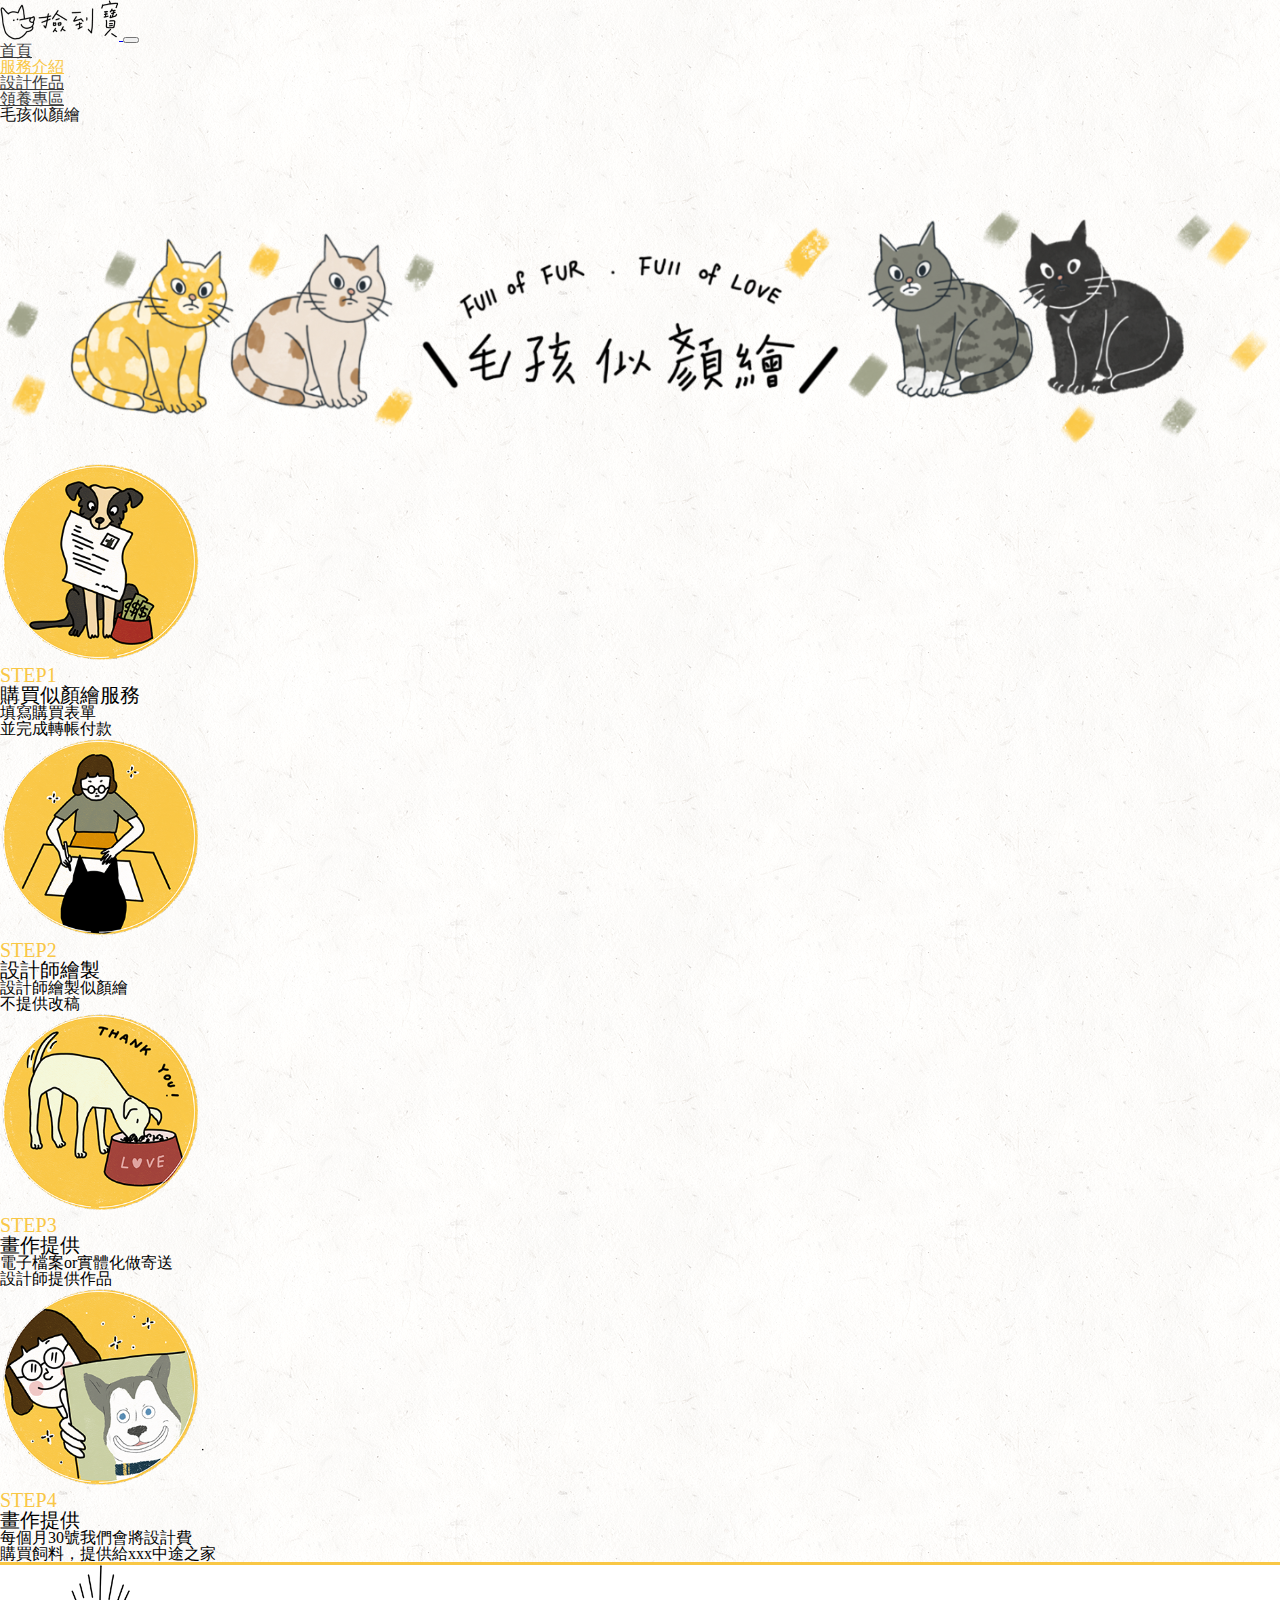
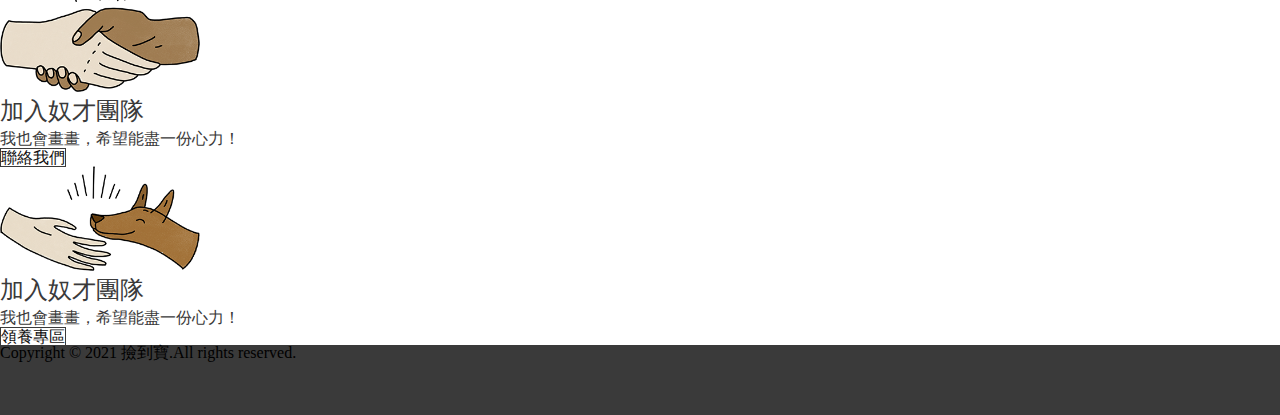
<file: introduce.html>
<!DOCTYPE html>
<html lang="en">
<head>
    <meta charset="UTF-8">
    <meta http-equiv="X-UA-Compatible" content="IE=edge">
    <meta name="viewport" content="width=device-width, initial-scale=1.0">
    <title>撿到寶</title>
    <link href="https://cdn.jsdelivr.net/npm/bootstrap@5.1.1/dist/css/bootstrap.min.css" rel="stylesheet" integrity="sha384-F3w7mX95PdgyTmZZMECAngseQB83DfGTowi0iMjiWaeVhAn4FJkqJByhZMI3AhiU" crossorigin="anonymous">
    
    <link rel="stylesheet" href="css/reset.css">
    <link rel="stylesheet" href="css/style.css">
</head>
<body style="background: url(img/lightpaperfibers.png);">
    <!-- 導覽列 -->
    <div class="container">
        <div class="row">  
          <nav class="navbar navbar-expand-md navbar-light fixed-top bg-white">
          <div class="container-fluid">
            <a class="navbar-brand" href="index.html">
              <img src="img/logo.png" alt="" class="d-inline-block align-text-top"> 
            </a>
            <button class="navbar-toggler" type="button" data-bs-toggle="collapse" data-bs-target="#navbarCollapse" aria-controls="navbarCollapse" aria-expanded="false" aria-label="Toggle navigation">
              <span class="navbar-toggler-icon"></span>
            </button>
            <div class="collapse navbar-collapse" id="navbarCollapse">
              <ul class="navbar-nav mr-auto me-auto mb-2 mb-md-0">
              </ul>
              <ul class="navbar-nav mr-auto  mb-2 mb-md-0">
                <li class="nav-item"><a href="index.html" class=" box-item nav-link" aria-current="page" style="width: 70px; padding-top: 14px; padding-right: 20px;">首頁</a></li>
                <li class="nav-item text-dark"><a href="introduce.html" class="box-item nav-link"   style="color:#F9C745; width: 100px; padding-top: 14px;">服務介紹</a></li>
                <li class="nav-item text-dark"><a href="designWork.html" class="box-item nav-link " style="width: 100px; padding-top: 14px;">設計作品</a></li>
                <li class="nav-item text-dark"><a href="adoption.html" class="box-item nav-link " style="width: 100px; padding-top: 14px;">領養專區</a></li>
            
                <a href="contact.html"  class=" btn btn-shadow btn-warning me-3 rounded-pill text-dark2 m-auto"  style="text-decoration: none; color:rgb(14, 13, 13); ">
                    毛孩似顏繪
                </a>             
              </li>
              </ul>
            </div>
          </div>
        </nav>
        </div>
      </div>
    </div>
    <div class="banner">
        <br><br><br><br><br>
        ​<picture>
            <source srcset="img/banner.png"  media="(min-width: 767px)" >
            <source srcset="img/banner_service-sm.png"  media="(min-width: 300px)" >
            <img src="img/banner.png" class="img-fluid mb-5" style="width: 100%;" alt="瀏覽器不支援此圖片">
        </picture>
    </div>
    <!-- 服務流程 -->
    <div class="work row featurette px-4 py-5 align-middle mx-auto">
        <div class="col-12 col-md-3 order-md-1 text-center mb-3">
            <div class="work row featurette align-middle mx-auto">
                <div class="col-5 col-md-12 order-md-1 text-center mb-3">
                    <img class="img-fluid rounded-3"src="img/step01.png" alt="">
                </div>
                <div class="col-7 col-md-12 order-md-1 text-center mt-3 mb-3 px-0" s>
                    <h2 class="fw-bold fst-italic mb-3 text-md-center text-start" style="font-size:20px; color: #F9C745;">STEP1</h2>
                    <h3 class="fw-bold mb-3 text-md-center text-start" style="font-size:20px;">購買似顏繪服務</h3>
                    <p class="text-md-center text-start lh-sm" style="font-size:16px;">填寫購買表單<br>並完成轉帳付款</p>
                </div>
            </div>
        </div>
        <div class="col-12 col-md-3 order-md-1 text-center mb-3">
            <div class="work row featurette align-middle mx-auto">
                <div class="col-5 col-md-12 order-md-1 text-center mb-3">
                    <img class="img-fluid rounded-3"src="img/step02.png" alt="">
                </div>
                <div class="col-7 col-md-12 order-md-1 text-center mt-3 mb-3 px-0">
                    <h2 class="fw-bold fst-italic mb-3 text-md-center text-start"" style="font-size:20px; color: #F9C745;">STEP2</h2>
                    <h3 class="fw-bold mb-3 text-md-center text-start"" style="font-size:20px;">設計師繪製</h3>
                    <p class="text-md-center text-start lh-sm" style="font-size:16px;">設計師繪製似顏繪<br>不提供改稿</p>
                </div>
            </div>
        </div>
        <div class="col-12 col-md-3 order-md-1 text-center mb-3">
            <div class="work row featurette align-middle mx-auto">
                <div class="col-5 col-md-12 order-md-1 text-center mb-3">
                    <img class="img-fluid rounded-3"src="img/step03.png" alt="">
                </div>
                <div class="col-7 col-md-12 order-md-1 text-center mt-3 mb-3 px-0">
                    <h2 class="fw-bold fst-italic mb-3 text-md-center text-start" style="font-size:20px; color: #F9C745;">STEP3</h2>
                    <h3 class="fw-bold mb-3 text-md-center text-start" style="font-size:20px;">畫作提供</h3>
                    <p class="text-md-center text-start lh-sm" style="font-size:16px;">電子檔案or實體化做寄送<br>設計師提供作品</p>
                </div>
            </div>
        </div>
        <div class="col-12 col-md-3 order-md-1 text-center mb-3 ">
            <div class="work row featurette align-middle mx-auto">
                <div class="col-5 col-md-12 order-md-1 text-center mb-3">
                    <img class="img-fluid rounded-3"src="img/step04.png" alt="">
                </div>
                <div class="col-7 col-md-12 order-md-1 text-center mt-3 mb-3 px-0" >
                    <h2 class="fw-bold fst-italic mb-3 text-md-center text-start" style="font-size:20px; color: #F9C745;">STEP4</h2>
                    <h3 class="fw-bold mb-3 text-md-center text-start" style="font-size:20px;">畫作提供</h3>
                    <p class="text-md-center text-start lh-sm" style="font-size:16px;">每個月30號我們會將設計費 <br>購買飼料，提供給xxx中途之家</p>
                </div>
            </div>
        </div>
    </div>

    <!-- 加入我們 -->
    <div class="row align-items-md-stretch p-5" style="width: auto; background-color: #FFFFFF; border-top: 3px  solid #F9C745;">
        <div class="col-md-6">
            <div class="row">
                <div class="col-md-3">
                </div>
              <div class="col-md-4 text-center mb-md-0 mb-3">
                  <img class=""src="img/link01.png" alt="" >
              </div>
              <div class="col-md-5 mb-5">
                  <h2 class="text-center text-md-start" style="text-align: left; font: normal normal normal 24px/33px Noto Sans; color: #3A3A3A;">加入奴才團隊</h2>
                  <p class="mb-3 text-center text-md-start" style="text-align:left; font: normal normal normal 16px/22px Noto Sans;color: #3A3A3A;">我也會畫畫，希望能盡一份心力！</p>
                  <div class="text-center text-md-start">
                    <a href="contact.html"  class="btn btn-contact btn-outline-secondary rounded-pill px-5"  style="text-decoration: none; color:rgb(14, 13, 13); ">
                        聯絡我們
                    </a>
                  </div>
              </div>
            </div>
        </div>
        <div class="col-md-6">
            <div class="row">
              <div class="col-md-4 text-center mb-md-0 mb-3">
                  <img class=""src="img/link02.png" alt="">
              </div>
              <div class="col-md-5 mb-5 ">
                <h2 class="text-center text-md-start" style="text-align: left; font: normal normal normal 24px/33px Noto Sans; color: #3A3A3A;">加入奴才團隊</h2>
                <p class="mb-3 text-center text-md-start "style="text-align:left; font: normal normal normal 16px/22px Noto Sans;color: #3A3A3A;">我也會畫畫，希望能盡一份心力！</p>
                <div class="text-center text-md-start">
                    <a href="adoption.html"  class="btn btn-contact btn-outline-secondary rounded-pill px-5"  style="text-decoration: none; color:rgb(14, 13, 13); ">
                        領養專區
                    </a>
                </div>
              </div>
            </div>
        </div>
    </div>
    <!-- 版權聲明 -->
    <div class="footer1" style="width: 100%; background-color: #3A3A3A; ">
        <p class="text-white text-center p-4" style="height: 70px;">Copyright © 2021 撿到寶.All rights reserved.</p>
    </div>
    <script src="https://cdn.jsdelivr.net/npm/bootstrap@5.0.2/dist/js/bootstrap.bundle.min.js" integrity="sha384-MrcW6ZMFYlzcLA8Nl+NtUVF0sA7MsXsP1UyJoMp4YLEuNSfAP+JcXn/tWtIaxVXM" crossorigin="anonymous"></script>
</body>
</file>
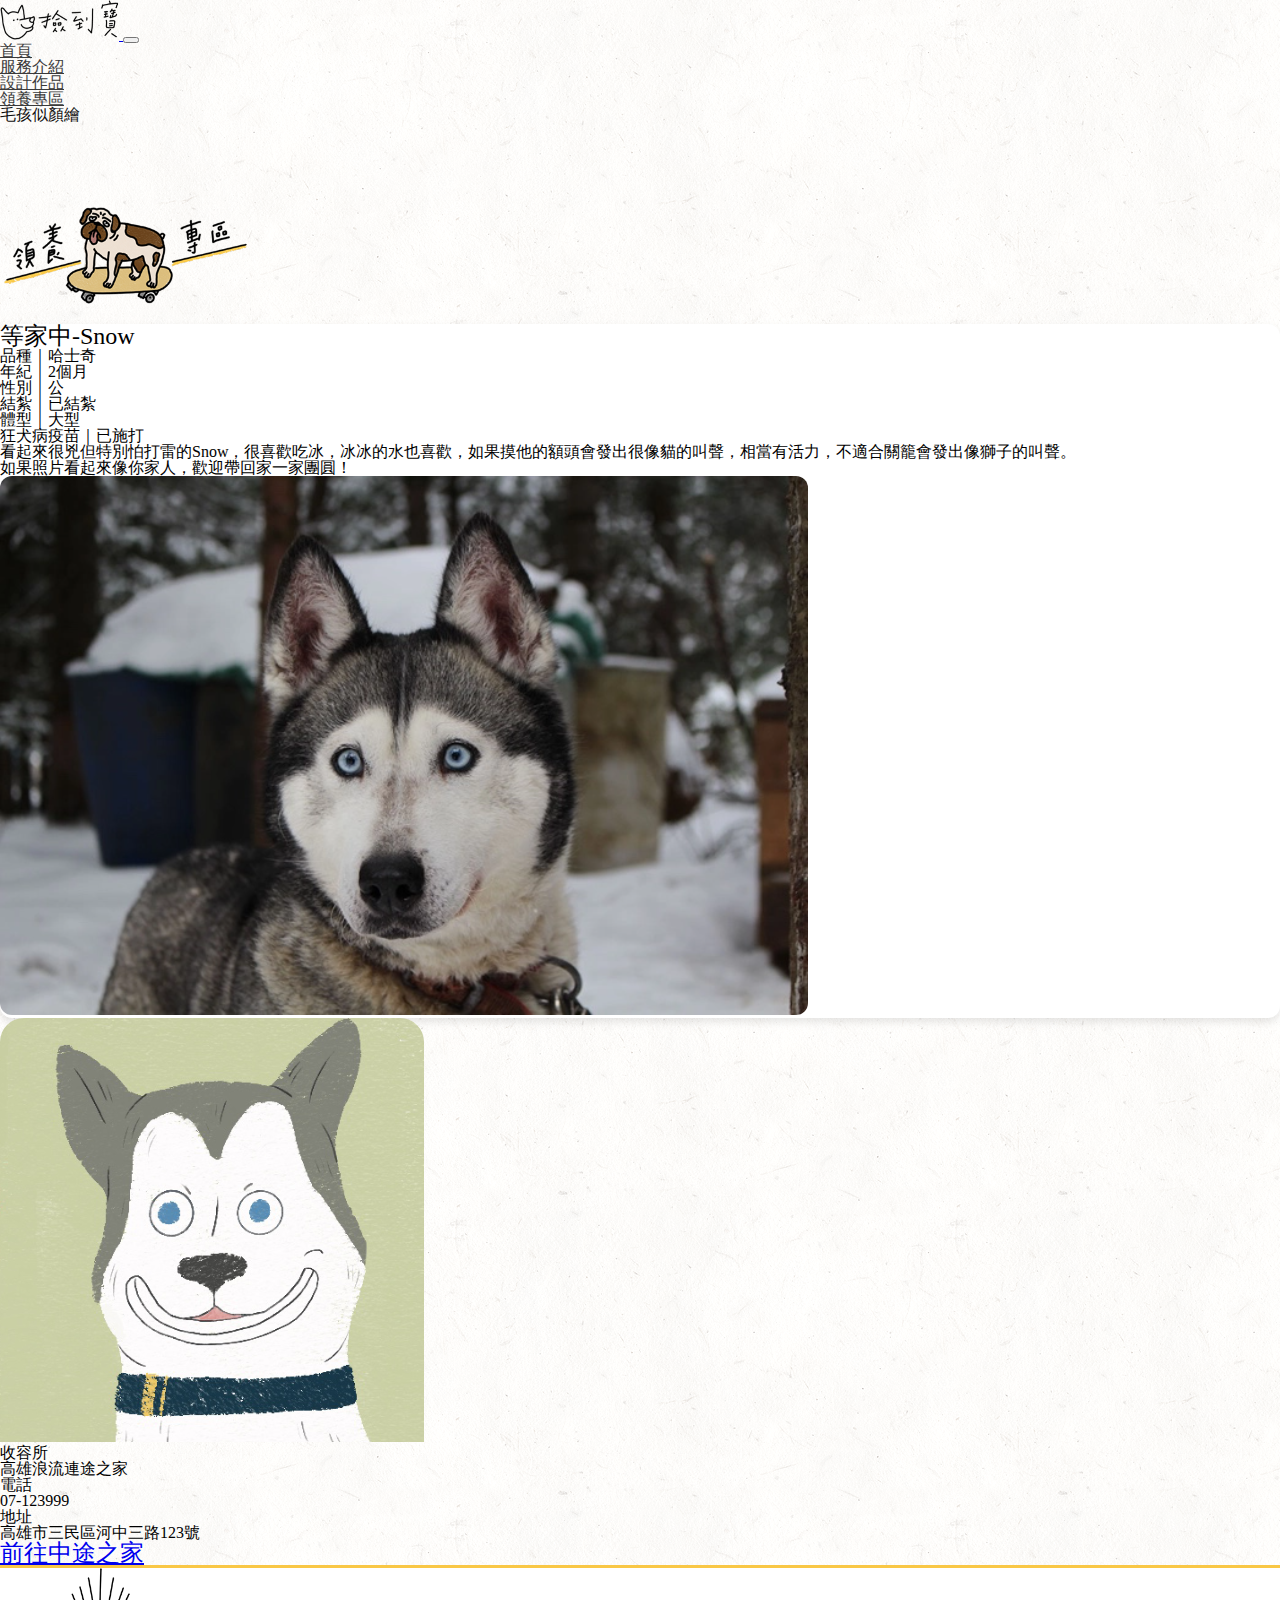
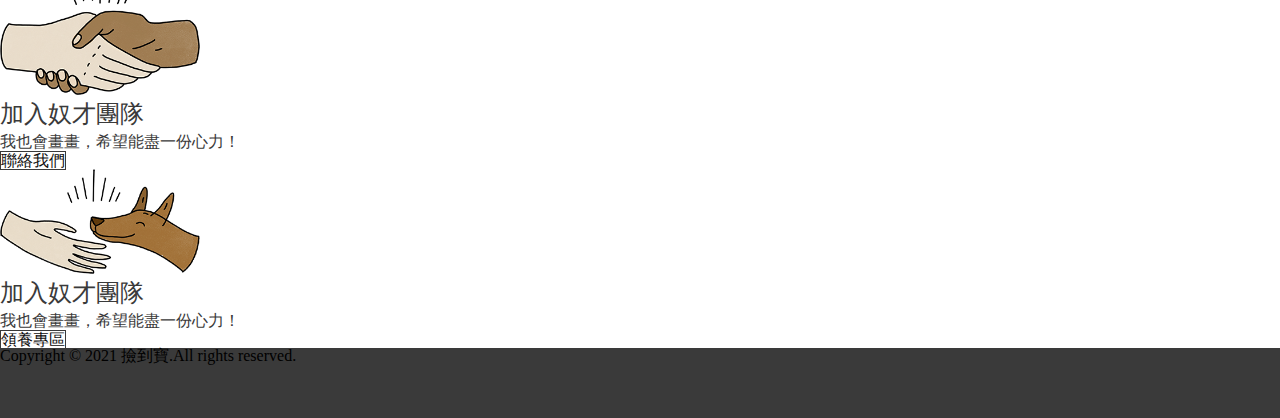
<file: more_Snow.html>
<!DOCTYPE html>
<html lang="en">
<head>
    <meta charset="UTF-8">
    <meta http-equiv="X-UA-Compatible" content="IE=edge">
    <meta name="viewport" content="width=device-width, initial-scale=1.0">
    <title>撿到寶</title>
    <link href="https://cdn.jsdelivr.net/npm/bootstrap@5.1.1/dist/css/bootstrap.min.css" rel="stylesheet" integrity="sha384-F3w7mX95PdgyTmZZMECAngseQB83DfGTowi0iMjiWaeVhAn4FJkqJByhZMI3AhiU" crossorigin="anonymous">
    <link rel="stylesheet" href="css/reset.css">
    <link rel="stylesheet" href="css/style.css">
</head>
<body style="background: url(img/lightpaperfibers.png);">
    <!-- 導覽列 -->
    <div class="container">
        <div class="row">  
          <nav class="navbar navbar-expand-md navbar-light fixed-top bg-white">
          <div class="container-fluid">
            <a class="navbar-brand" href="index.html">
              <img src="img/logo.png" alt="" class="d-inline-block align-text-top"> 
            </a>
            <button class="navbar-toggler" type="button" data-bs-toggle="collapse" data-bs-target="#navbarCollapse" aria-controls="navbarCollapse" aria-expanded="false" aria-label="Toggle navigation">
              <span class="navbar-toggler-icon"></span>
            </button>
            <div class="collapse navbar-collapse" id="navbarCollapse">
              <ul class="navbar-nav mr-auto me-auto mb-2 mb-md-0">
              </ul>
              <ul class="navbar-nav mr-auto  mb-2 mb-md-0">
                <li class="nav-item"><a href="index.html" class=" box-item nav-link" aria-current="page" style="width: 70px; padding-top: 14px; padding-right: 20px;">首頁</a></li>
                <li class="nav-item text-dark"><a href="introduce.html" class="box-item nav-link"   style="width: 100px; padding-top: 14px;">服務介紹</a></li>
                <li class="nav-item text-dark"><a href="designWork.html" class="box-item nav-link " style="width: 100px; padding-top: 14px;">設計作品</a></li>
                <li class="nav-item text-dark"><a href="adoption.html" class="box-item nav-link " style="width: 100px; padding-top: 14px;">領養專區</a></li>
            
              
                <a href="contact.html"  class=" btn btn-shadow btn-warning me-3 rounded-pill text-dark2 m-auto"  style="text-decoration: none; color:rgb(14, 13, 13); ">
                    毛孩似顏繪
                </a>
             
              </li>
              </ul>
            </div>
          </div>
        </nav>
        </div>
      </div>
    <!-- 領養專區 -->
    <br><br><br><br>
    
    <img src="img/title02.png" class="rounded mx-auto d-block py-5"alt="" style="width: 250px;">
    <div class="work row featurette px-4 py-5 align-middle mx-auto">
        <div class="col-12 col-md-8 order-md-1 text-center mb-3" >
            <div class="row justify-content-center ">
                <div class="formbox col-11 col-md-11 mx-5 mb-5" style="background-color: #FFFFFF; box-shadow: 0px 4px 8px #0000001A; border-radius: 12px; ">
                    <h1 class="text-start fw-bold py-4 px-2" style="font-size: 24px;">等家中-Snow</h1>
                    <div class="work row featurette  align-middle mx-auto">
                        <div class="col-6 col-md-4 text-start mb-2" >
                            品種｜哈士奇
                        </div>
                        <div class="col-6 col-md-4 text-start mb-2" >
                            年紀｜2個月
                        </div>
                        <div class="col-0 col-md-4 text-center mb-2" >
                            
                        </div>
                    </div>
                    <div class="work row featurette  align-middle mx-auto">
                        <div class="col-6 col-md-4 text-start mb-2" >
                            性別｜公
                        </div>
                        <div class="col-6 col-md-4 text-start mb-2" >
                            結紮｜已結紮
                        </div>     
                        <div class="col-0 col-md-4 text-center mb-2" >
                            
                        </div>                 
                    </div>
                    <div class="work row featurette  align-middle mx-auto mb-5">
                        <div class="col-6 col-md-4 text-start mb-2" >
                            體型｜大型
                        </div>
                        <div class="col-6 col-md-4 text-start mb-2" >
                            狂犬病疫苗｜已施打
                        </div>
                        <div class="col-0 col-md-4 text-center mb-2" >
                            
                        </div>
                    </div>
                    <div class="col-11 col-md-12 mb-3 mx-1 px-2" >
                        <p class="text-start lh-lg">看起來很兇但特別怕打雷的Snow，很喜歡吃冰，冰冰的水也喜歡，如果摸他的額頭會發出很像貓的叫聲，相當有活力，不適合關籠會發出像獅子的叫聲。 <br> 如果照片看起來像你家人，歡迎帶回家一家團圓！</p>
                    </div>
                    <div class="col-12 col-md-12 order-md-1 text-center mb-3" >
                        <img src="img/dog03.png" class="img-fluid" alt="" style="border-radius: 12px;">
                    </div>
                </div>
            </div>
        </div>
        <div class="col-12 col-md-4 order-md-1 text-center mb-1">
            <div class="card shadow-sm" style="border-radius: 24px;">
                <img src="img/08.png" class="card-img-top" alt="..." style="border-radius: 24px 24px 0px 0px ;">
                <div class="card-body">
                    <h5 class="card-title  px-1 text-start">收容所</h5>
                    <p class="card-text fw-bold lh-sm px-1 text-start mb-4">高雄浪流連途之家</p>
                    <h5 class="card-title  px-1 text-start">電話</h5>
                    <p class="card-text fw-bold lh-sm px-1 text-start mb-4">07-123999</p>
                    <h5 class="card-title  px-1 text-start">地址</h5>
                    <p class="card-text fw-bold lh-sm px-1 text-start mb-4">高雄市三民區河中三路123號</p>
                  
                    <div class=" text-center">
                        <a href="more_Snow.html" class="col-12 btn btn-shadow btn-warning  rounded-pill text-dark2" style="font-size: 24px;">前往中途之家</a>
                    </div>
                </div>
              </div>
        </div>
    </div>
        
    <!-- 加入我們 -->
    <div class="row align-items-md-stretch p-5" style="width: auto; background-color: #FFFFFF; border-top: 3px  solid #F9C745;">
        <div class="col-md-6">
            <div class="row">
                <div class="col-md-3">
                </div>
              <div class="col-md-4 text-center mb-md-0 mb-3">
                  <img class=""src="img/link01.png" alt="" >
              </div>
              <div class="col-md-5 mb-5">
                  <h2 class="text-center text-md-start" style="text-align: left; font: normal normal normal 24px/33px Noto Sans; color: #3A3A3A;">加入奴才團隊</h2>
                  <p class="mb-3 text-center text-md-start" style="text-align:left; font: normal normal normal 16px/22px Noto Sans;color: #3A3A3A;">我也會畫畫，希望能盡一份心力！</p>
                  <div class="text-center text-md-start">
                    <a href="contact.html"  class="btn btn-contact btn-outline-secondary rounded-pill px-5"  style="text-decoration: none; color:rgb(14, 13, 13); ">
                        聯絡我們
                    </a>
                  </div>
              </div>
            </div>
        </div>
        <div class="col-md-6">
            <div class="row">
              <div class="col-md-4 text-center mb-md-0 mb-3">
                  <img class=""src="img/link02.png" alt="">
              </div>
              <div class="col-md-5 mb-5 ">
                <h2 class="text-center text-md-start" style="text-align: left; font: normal normal normal 24px/33px Noto Sans; color: #3A3A3A;">加入奴才團隊</h2>
                <p class="mb-3 text-center text-md-start "style="text-align:left; font: normal normal normal 16px/22px Noto Sans;color: #3A3A3A;">我也會畫畫，希望能盡一份心力！</p>
                <div class="text-center text-md-start">
                    <a href="adoption.html"  class="btn btn-contact btn-outline-secondary rounded-pill px-5"  style="text-decoration: none; color:rgb(14, 13, 13); ">
                        領養專區
                    </a>
                </div>
              </div>
            </div>
        </div>
    </div>
    
    <!-- 版權聲明 -->
    <div class="footer1" style="width: 100%; background-color: #3A3A3A; ">
        <p class="text-white text-center p-4" style="height: 70px;">Copyright © 2021 撿到寶.All rights reserved.</p>
    </div>
    <script src="https://cdn.jsdelivr.net/npm/bootstrap@5.0.2/dist/js/bootstrap.bundle.min.js" integrity="sha384-MrcW6ZMFYlzcLA8Nl+NtUVF0sA7MsXsP1UyJoMp4YLEuNSfAP+JcXn/tWtIaxVXM" crossorigin="anonymous"></script>
</body>

</html>
</file>
<file: css/style.css>
.body{
    background-image: ("img/lightpaperfibers.png");
}
/* 導覽列 */
.nav-link{
    color: #3A3A3A;
}
.nav-link:hover{
    color: #F9C745;
}
.box-item:hover{
    color: #F9C745 !important;
}
.title1{
    size: 24px;
    text-align: left;
    font: normal normal bold 24px/39px Kalam;
    color: #F9C745;
    opacity: 1;
}
.title2{
    size: 32px;
    font: normal normal bold 32px/51px Kalam;
    letter-spacing: 0px;
    color: #3A3A3A;
    opacity: 1;
}
.lead{
    letter-spacing: 1.28px;
}
.btn-contact, .btn-contact:focus {
	border: 1px solid #3A3A3A;
}
.btn-contact:hover {
    color: #3A3A3A;
	background: #F9C745;
	border-color: #F9C745;
}
.btn-shadow:hover{
    box-shadow: 0px 3px 0px #3A3A3A;
    border-radius: 23px;
}
.more:hover{
    color: #F9C745 !important;
}
</file>
